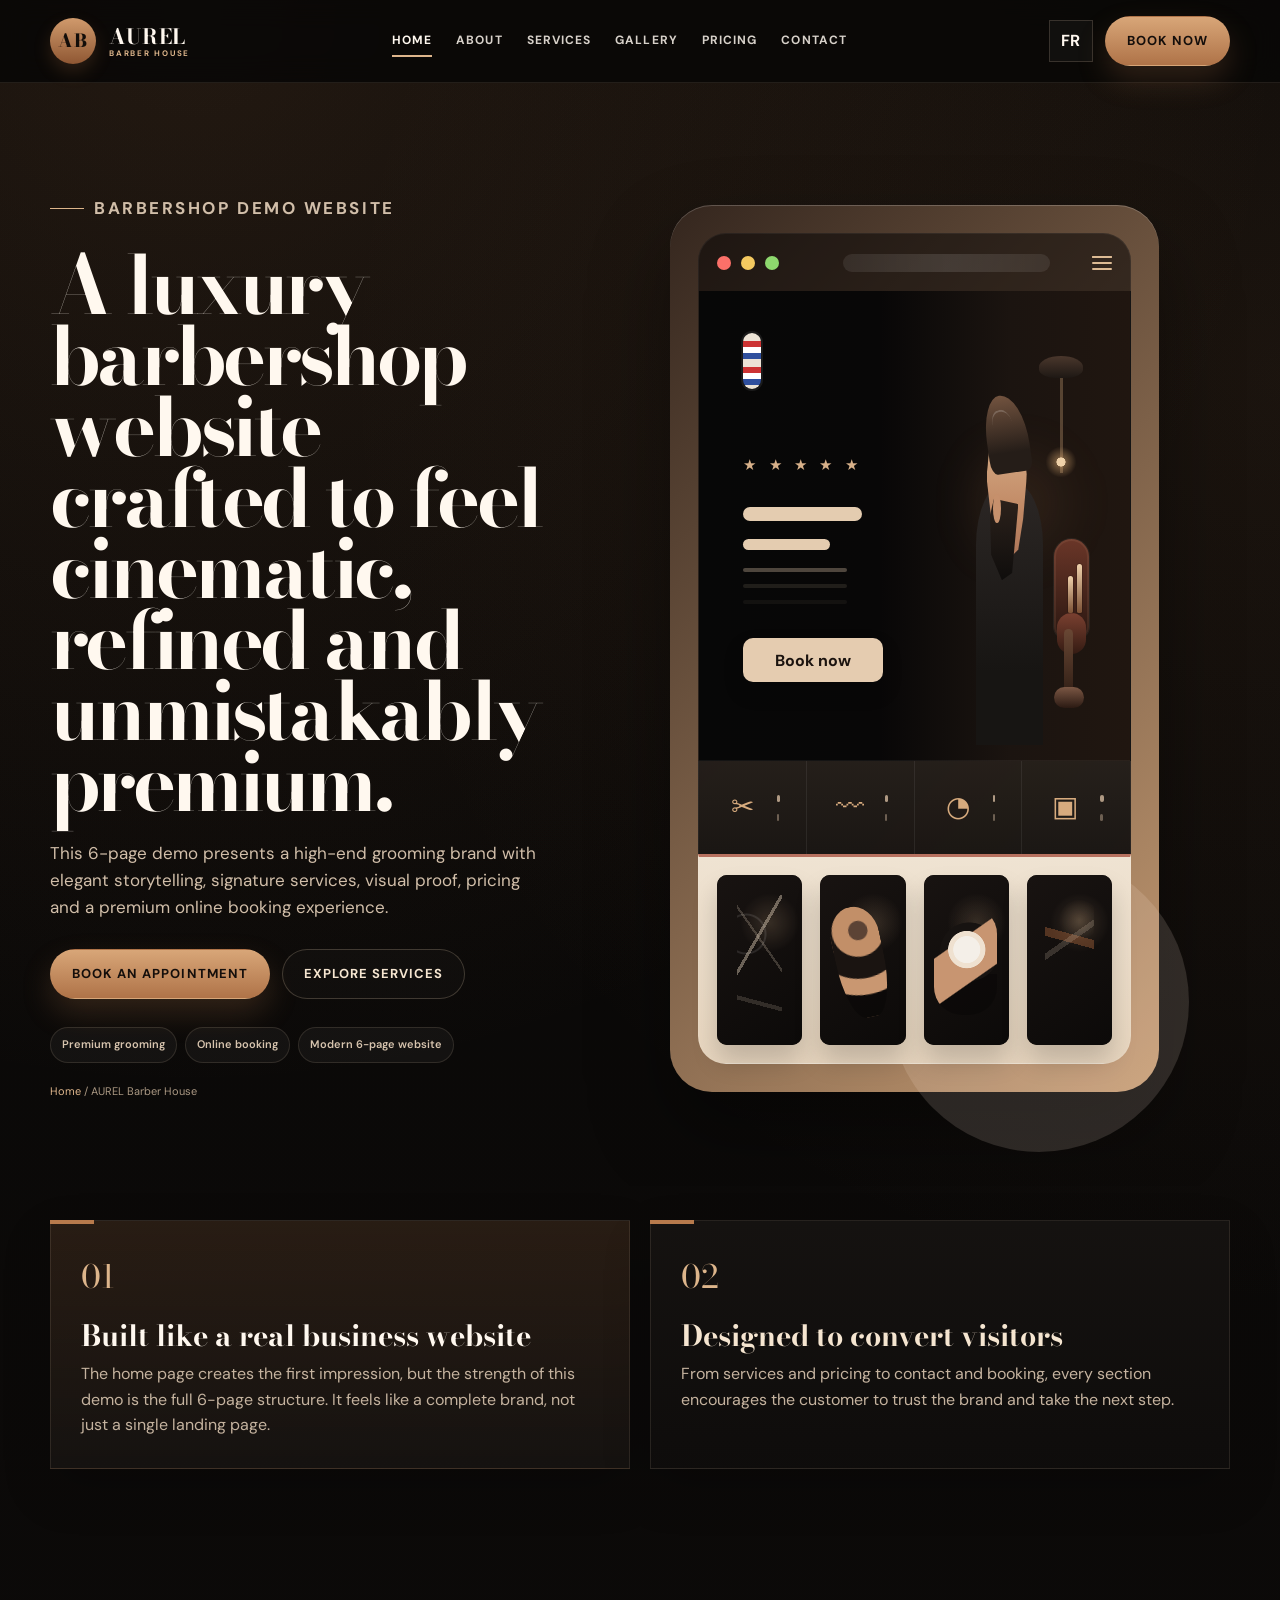
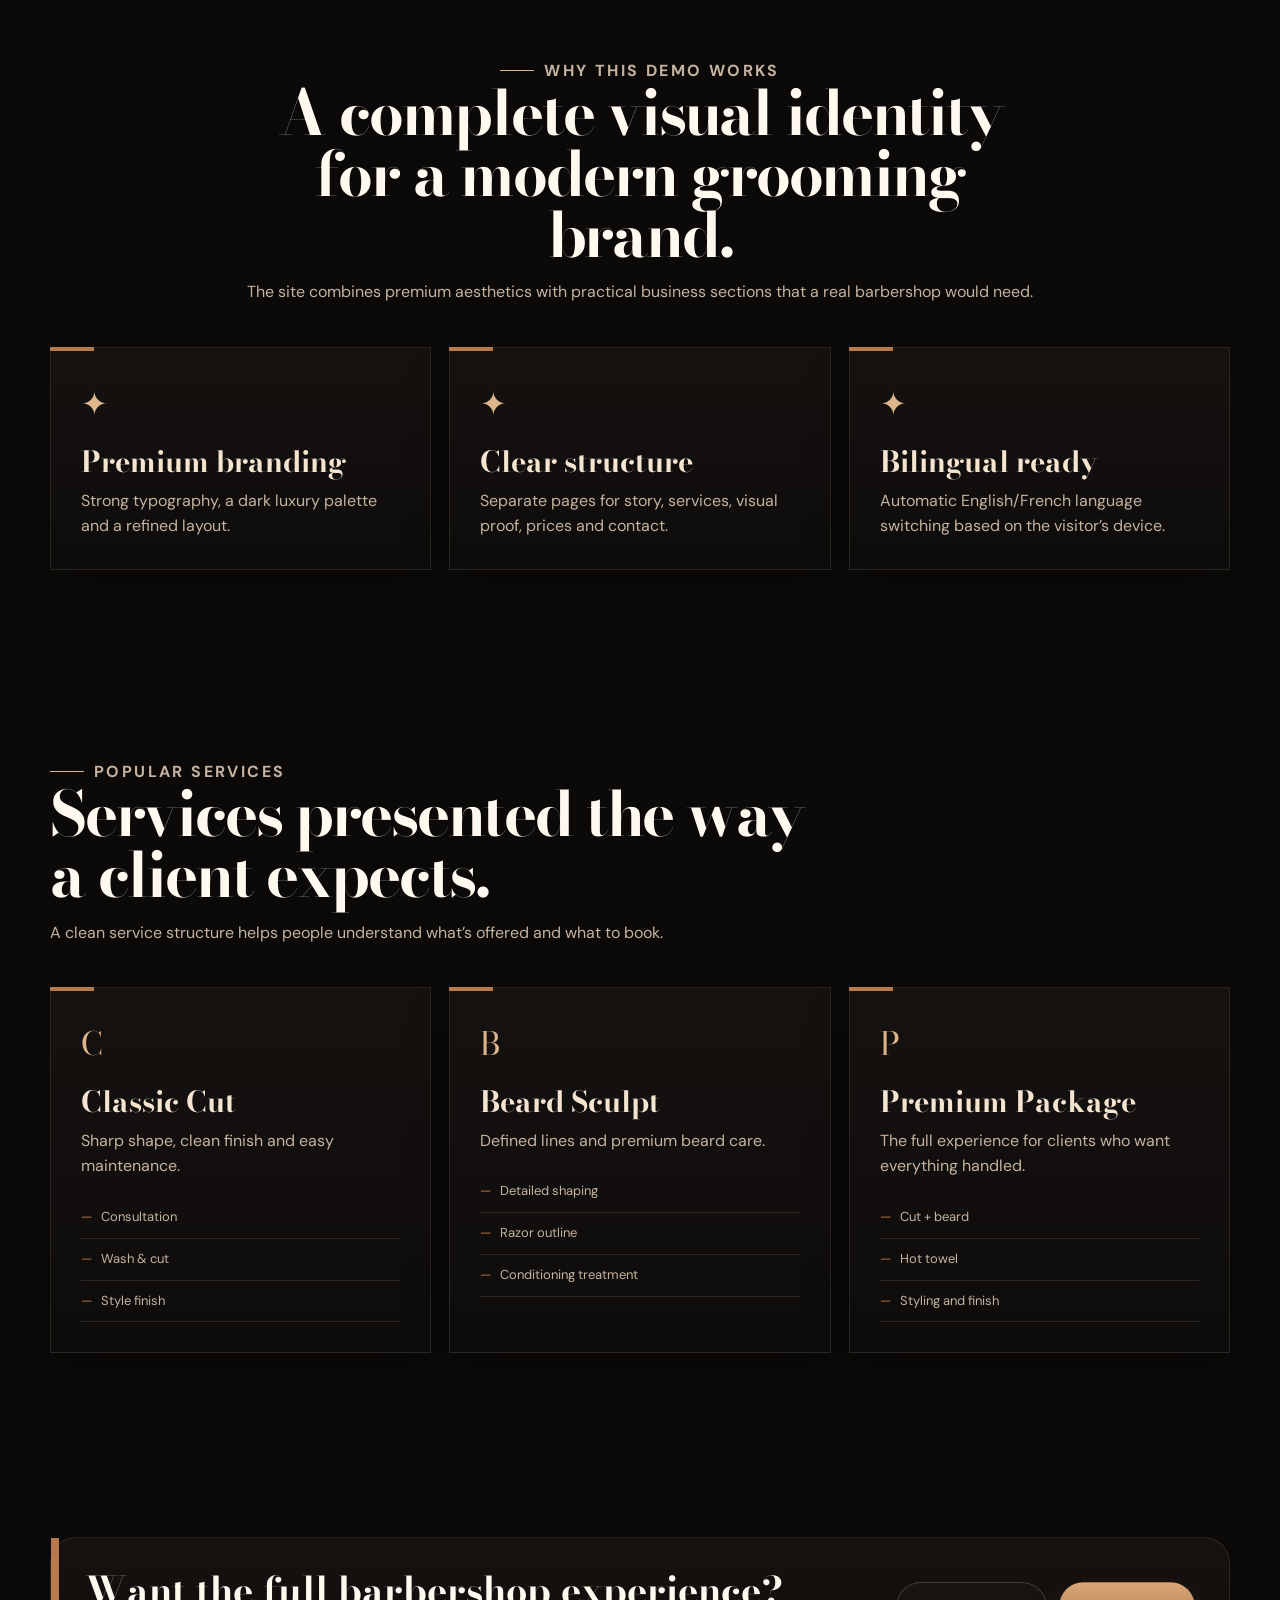
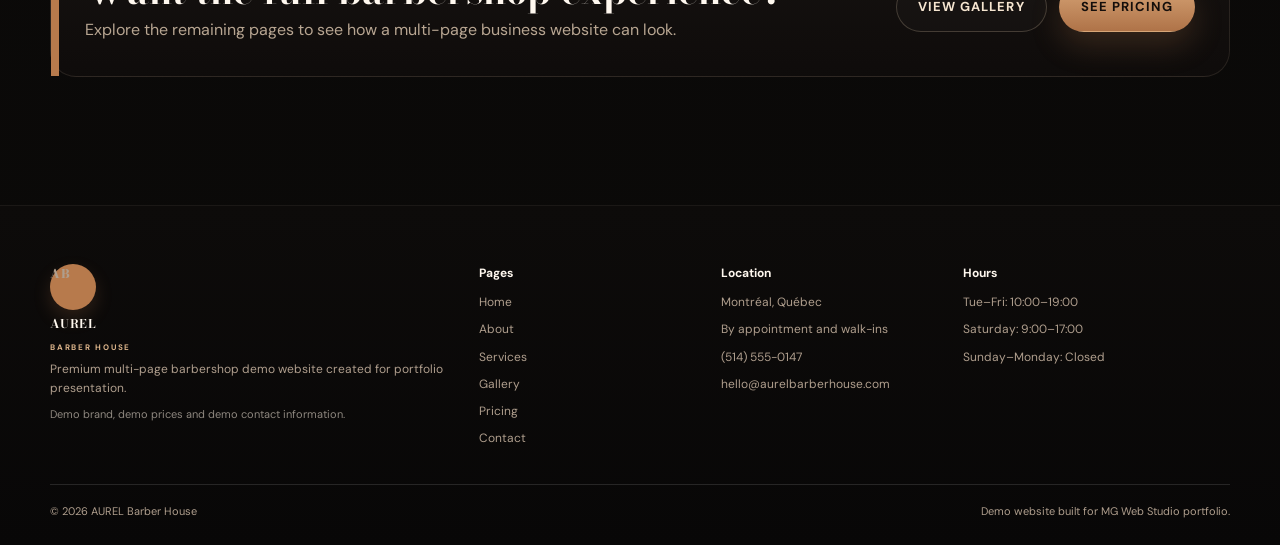
<file: index.html>
<!doctype html>
<html lang="en" data-title-en="AUREL Barber House | Home" data-title-fr="AUREL Barber House | Accueil">
<head>
  <meta charset="utf-8" />
  <meta name="viewport" content="width=device-width, initial-scale=1" />
  <meta name="description" content="Premium multi-page barbershop demo website for portfolio presentation." />
  <title>AUREL Barber House | Home</title>
  <link rel="stylesheet" href="styles.css" />
</head>
<body>
  
<header class="site-header">
  <div class="container nav-wrap">
    <a href="index.html" class="brand" aria-label="AUREL Barber House home">
      <span class="brand-mark">AB</span>
      <span class="brand-copy">
        <strong>AUREL</strong>
        <small data-en="BARBER HOUSE" data-fr="BARBER HOUSE">BARBER HOUSE</small>
      </span>
    </a>

    <button class="menu-btn" type="button" aria-label="Open menu" aria-expanded="false">
      <span></span><span></span><span></span>
    </button>

    <nav class="main-nav">
      <a href="index.html" class="active" data-en="Home" data-fr="Accueil">Home</a>
      <a href="about.html" class="" data-en="About" data-fr="À propos">About</a>
      <a href="services.html" class="" data-en="Services" data-fr="Services">Services</a>
      <a href="gallery.html" class="" data-en="Gallery" data-fr="Galerie">Gallery</a>
      <a href="pricing.html" class="" data-en="Pricing" data-fr="Tarifs">Pricing</a>
      <a href="contact.html" class="" data-en="Contact" data-fr="Contact">Contact</a>
    </nav>

    <div class="header-actions">
      <button class="lang-btn" type="button" aria-label="Switch language">FR</button>
      <a href="contact.html" class="btn btn-primary" data-en="Book now" data-fr="Réserver">Book now</a>
    </div>
  </div>
</header>


  <section class="page-hero">
    <div class="container">
      <div class="hero-grid">
        <div class="hero-copy reveal">
          <p class="eyebrow" data-en="Barbershop demo website" data-fr="Site démo pour barbershop">Barbershop demo website</p>
          <h1 data-en="A luxury barbershop website crafted to feel cinematic, refined and unmistakably premium." data-fr="Un site de barbershop premium conçu pour être net, moderne et complet.">A luxury barbershop website crafted to feel cinematic, refined and unmistakably premium.</h1>
          <p data-en="This 6-page demo presents a high-end grooming brand with elegant storytelling, signature services, visual proof, pricing and a premium online booking experience." data-fr="Cette démo en 6 pages montre comment une marque de barbershop peut présenter ses services, ses tarifs, sa galerie, son équipe et la prise de rendez-vous de manière soignée.">This 6-page demo presents a high-end grooming brand with elegant storytelling, signature services, visual proof, pricing and a premium online booking experience.</p>
          <div class="hero-actions">
            <a href="contact.html" class="btn btn-primary" data-en="Book an appointment" data-fr="Prendre rendez-vous">Book an appointment</a>
            <a href="services.html" class="btn btn-secondary" data-en="Explore services" data-fr="Voir les services">Explore services</a>
          </div>
          <div class="trust-strip">
            <span data-en="Premium grooming" data-fr="Soins premium">Premium grooming</span>
            <span data-en="Online booking" data-fr="Réservation en ligne">Online booking</span>
            <span data-en="Modern 6-page website" data-fr="Site moderne en 6 pages">Modern 6-page website</span>
          </div>
          <div class="breadcrumb"><a href="index.html" data-en="Home" data-fr="Accueil">Home</a> / <span>AUREL Barber House</span></div>
        </div>
        

<div class="hero-visual reveal">
  <div class="signature-browser">
    <div class="signature-browser-top">
      <div class="browser-dots"><i></i><i></i><i></i></div>
      <div class="browser-address"></div>
      <div class="browser-menu"></div>
    </div>
    <div class="signature-browser-hero">
      <div class="hero-copy-art">
        <div class="barber-pole-mini"></div>
        <div class="stars-row">★ ★ ★ ★ ★</div>
        <span class="hero-line xl"></span>
        <span class="hero-line md"></span>
        <span class="hero-line sm"></span>
        <a href="contact.html" class="hero-mock-btn" data-en="Book now" data-fr="Réserver">Book now</a>
      </div>
      <div class="hero-portrait-scene">
        <div class="portrait-glow"></div>
        <div class="portrait-body"></div>
        <div class="portrait-neck"></div>
        <div class="portrait-head"></div>
        <div class="portrait-hair"></div>
        <div class="portrait-beard"></div>
        <div class="portrait-ear"></div>
        <div class="portrait-chair chair-back"></div>
        <div class="portrait-chair chair-seat"></div>
        <div class="portrait-chair chair-leg"></div>
        <div class="portrait-chair chair-base"></div>
        <div class="portrait-lamp"></div>
        <div class="portrait-bottle bottle-a"></div>
        <div class="portrait-bottle bottle-b"></div>
      </div>
    </div>
    <div class="signature-browser-strip">
      <div class="service-mark"><span class="mark-icon">✂</span><span class="mark-lines"><i></i><i></i></span></div>
      <div class="service-mark"><span class="mark-icon">〰</span><span class="mark-lines"><i></i><i></i></span></div>
      <div class="service-mark"><span class="mark-icon">◔</span><span class="mark-lines"><i></i><i></i></span></div>
      <div class="service-mark"><span class="mark-icon">▣</span><span class="mark-lines"><i></i><i></i></span></div>
    </div>
    <div class="signature-browser-gallery">
      <div class="gallery-shot shot-tools"></div>
      <div class="gallery-shot shot-fade"></div>
      <div class="gallery-shot shot-shave"></div>
      <div class="gallery-shot shot-razor"></div>
    </div>
  </div>
</div>
      </div>
    </div>
  </section>

  
<section class="section page-intro">
  <div class="container">
    <div class="grid-2">
      <div class="card highlight-card reveal">
        <div class="icon">01</div>
        <h3 data-en="Built like a real business website" data-fr="Construit comme un vrai site d’entreprise">Built like a real business website</h3>
        <p data-en="The home page creates the first impression, but the strength of this demo is the full 6-page structure. It feels like a complete brand, not just a single landing page."
           data-fr="La page d’accueil crée la première impression, mais la force de cette démo vient surtout de sa structure complète en 6 pages. Elle ressemble à une vraie marque, pas seulement à une simple page d’atterrissage.">
          The home page creates the first impression, but the strength of this demo is the full 6-page structure. It feels like a complete brand, not just a single landing page.
        </p>
      </div>
      <div class="card reveal">
        <div class="icon">02</div>
        <h3 data-en="Designed to convert visitors" data-fr="Conçu pour convertir les visiteurs">Designed to convert visitors</h3>
        <p data-en="From services and pricing to contact and booking, every section encourages the customer to trust the brand and take the next step."
           data-fr="Des services et tarifs au contact et à la réservation, chaque section aide le client à faire confiance à la marque et à passer à l’action.">
          From services and pricing to contact and booking, every section encourages the customer to trust the brand and take the next step.
        </p>
      </div>
    </div>
  </div>
</section>

<section class="section">
  <div class="container">
    <div class="section-heading center reveal">
      <p class="eyebrow" data-en="Why this demo works" data-fr="Pourquoi cette démo fonctionne">Why this demo works</p>
      <h2 data-en="A complete visual identity for a modern grooming brand." data-fr="Une identité visuelle complète pour une marque de grooming moderne.">A complete visual identity for a modern grooming brand.</h2>
      <p data-en="The site combines premium aesthetics with practical business sections that a real barbershop would need."
         data-fr="Le site combine une esthétique premium avec les sections pratiques dont un vrai barbershop a besoin.">
         The site combines premium aesthetics with practical business sections that a real barbershop would need.
      </p>
    </div>
    <div class="feature-grid">
      <div class="card reveal">
        <div class="icon">✦</div>
        <h3 data-en="Premium branding" data-fr="Branding premium">Premium branding</h3>
        <p data-en="Strong typography, a dark luxury palette and a refined layout."
           data-fr="Typographie forte, palette luxueuse sombre et mise en page raffinée.">Strong typography, a dark luxury palette and a refined layout.</p>
      </div>
      <div class="card reveal">
        <div class="icon">✦</div>
        <h3 data-en="Clear structure" data-fr="Structure claire">Clear structure</h3>
        <p data-en="Separate pages for story, services, visual proof, prices and contact."
           data-fr="Des pages séparées pour l’histoire, les services, la preuve visuelle, les tarifs et le contact.">Separate pages for story, services, visual proof, prices and contact.</p>
      </div>
      <div class="card reveal">
        <div class="icon">✦</div>
        <h3 data-en="Bilingual ready" data-fr="Bilingue">Bilingual ready</h3>
        <p data-en="Automatic English/French language switching based on the visitor’s device."
           data-fr="Changement automatique anglais/français selon l’appareil du visiteur.">Automatic English/French language switching based on the visitor’s device.</p>
      </div>
    </div>
  </div>
</section>

<section class="section">
  <div class="container">
    <div class="section-heading reveal">
      <p class="eyebrow" data-en="Popular services" data-fr="Services populaires">Popular services</p>
      <h2 data-en="Services presented the way a client expects." data-fr="Des services présentés comme un client s’y attend.">Services presented the way a client expects.</h2>
      <p data-en="A clean service structure helps people understand what’s offered and what to book."
         data-fr="Une structure de services claire aide les clients à comprendre ce qui est offert et quoi réserver.">
         A clean service structure helps people understand what’s offered and what to book.
      </p>
    </div>
    <div class="service-grid">
      <div class="card service-card reveal">
        <div class="icon">C</div>
        <h3 data-en="Classic Cut" data-fr="Coupe classique">Classic Cut</h3>
        <p class="lead" data-en="Sharp shape, clean finish and easy maintenance." data-fr="Forme nette, finition propre et entretien facile.">Sharp shape, clean finish and easy maintenance.</p>
        <ul>
          <li data-en="Consultation" data-fr="Consultation">Consultation</li>
          <li data-en="Wash & cut" data-fr="Lavage et coupe">Wash & cut</li>
          <li data-en="Style finish" data-fr="Finition coiffage">Style finish</li>
        </ul>
      </div>
      <div class="card service-card reveal">
        <div class="icon">B</div>
        <h3 data-en="Beard Sculpt" data-fr="Sculpture de barbe">Beard Sculpt</h3>
        <p class="lead" data-en="Defined lines and premium beard care." data-fr="Lignes définies et soin de barbe premium.">Defined lines and premium beard care.</p>
        <ul>
          <li data-en="Detailed shaping" data-fr="Mise en forme détaillée">Detailed shaping</li>
          <li data-en="Razor outline" data-fr="Contour au rasoir">Razor outline</li>
          <li data-en="Conditioning treatment" data-fr="Traitement revitalisant">Conditioning treatment</li>
        </ul>
      </div>
      <div class="card service-card reveal">
        <div class="icon">P</div>
        <h3 data-en="Premium Package" data-fr="Forfait premium">Premium Package</h3>
        <p class="lead" data-en="The full experience for clients who want everything handled." data-fr="L’expérience complète pour les clients qui veulent tout inclure.">The full experience for clients who want everything handled.</p>
        <ul>
          <li data-en="Cut + beard" data-fr="Coupe + barbe">Cut + beard</li>
          <li data-en="Hot towel" data-fr="Serviette chaude">Hot towel</li>
          <li data-en="Styling and finish" data-fr="Coiffage et finition">Styling and finish</li>
        </ul>
      </div>
    </div>
  </div>
</section>

<section class="section">
  <div class="container">
    <div class="cta-band reveal">
      <div>
        <h3 data-en="Want the full barbershop experience?" data-fr="Envie de voir l’expérience complète du barbershop ?">Want the full barbershop experience?</h3>
        <p data-en="Explore the remaining pages to see how a multi-page business website can look." data-fr="Explorez les autres pages pour voir à quoi peut ressembler un site professionnel multi-pages.">Explore the remaining pages to see how a multi-page business website can look.</p>
      </div>
      <div style="display:flex;gap:12px;flex-wrap:wrap;">
        <a href="gallery.html" class="btn btn-secondary" data-en="View gallery" data-fr="Voir la galerie">View gallery</a>
        <a href="pricing.html" class="btn btn-primary" data-en="See pricing" data-fr="Voir les tarifs">See pricing</a>
      </div>
    </div>
  </div>
</section>


  
<footer class="site-footer">
  <div class="container footer-grid">
    <div>
      <a href="index.html" class="brand">
        <span class="brand-mark">AB</span>
        <span class="brand-copy">
          <strong>AUREL</strong>
          <small data-en="BARBER HOUSE" data-fr="BARBER HOUSE">BARBER HOUSE</small>
        </span>
      </a>
      <p data-en="Premium multi-page barbershop demo website created for portfolio presentation." data-fr="Site démo premium multi-pages pour barbershop, créé pour une présentation de portfolio.">Premium multi-page barbershop demo website created for portfolio presentation.</p>
      <p class="demo-note" data-en="Demo brand, demo prices and demo contact information." data-fr="Marque, tarifs et coordonnées fictifs pour cette démonstration.">Demo brand, demo prices and demo contact information.</p>
    </div>
    <div>
      <strong data-en="Pages" data-fr="Pages">Pages</strong>
      <a href="index.html" data-en="Home" data-fr="Accueil">Home</a>
      <a href="about.html" data-en="About" data-fr="À propos">About</a>
      <a href="services.html" data-en="Services" data-fr="Services">Services</a>
      <a href="gallery.html" data-en="Gallery" data-fr="Galerie">Gallery</a>
      <a href="pricing.html" data-en="Pricing" data-fr="Tarifs">Pricing</a>
      <a href="contact.html" data-en="Contact" data-fr="Contact">Contact</a>
    </div>
    <div>
      <strong data-en="Location" data-fr="Emplacement">Location</strong>
      <span data-en="Montréal, Québec" data-fr="Montréal, Québec">Montréal, Québec</span>
      <span data-en="By appointment and walk-ins" data-fr="Sur rendez-vous et sans rendez-vous">By appointment and walk-ins</span>
      <span>(514) 555-0147</span>
      <span>hello@aurelbarberhouse.com</span>
    </div>
    <div>
      <strong data-en="Hours" data-fr="Heures">Hours</strong>
      <span data-en="Tue–Fri: 10:00–19:00" data-fr="Mar–Ven : 10 h–19 h">Tue–Fri: 10:00–19:00</span>
      <span data-en="Saturday: 9:00–17:00" data-fr="Samedi : 9 h–17 h">Saturday: 9:00–17:00</span>
      <span data-en="Sunday–Monday: Closed" data-fr="Dimanche–Lundi : Fermé">Sunday–Monday: Closed</span>
    </div>
  </div>
  <div class="container footer-bottom">
    <span>© <span id="year"></span> AUREL Barber House</span>
    <span data-en="Demo website built for MG Web Studio portfolio." data-fr="Site démo créé pour le portfolio de MG Web Studio.">Demo website built for MG Web Studio portfolio.</span>
  </div>
</footer>

  <script src="script.js"></script>
</body>
</html>
</file>
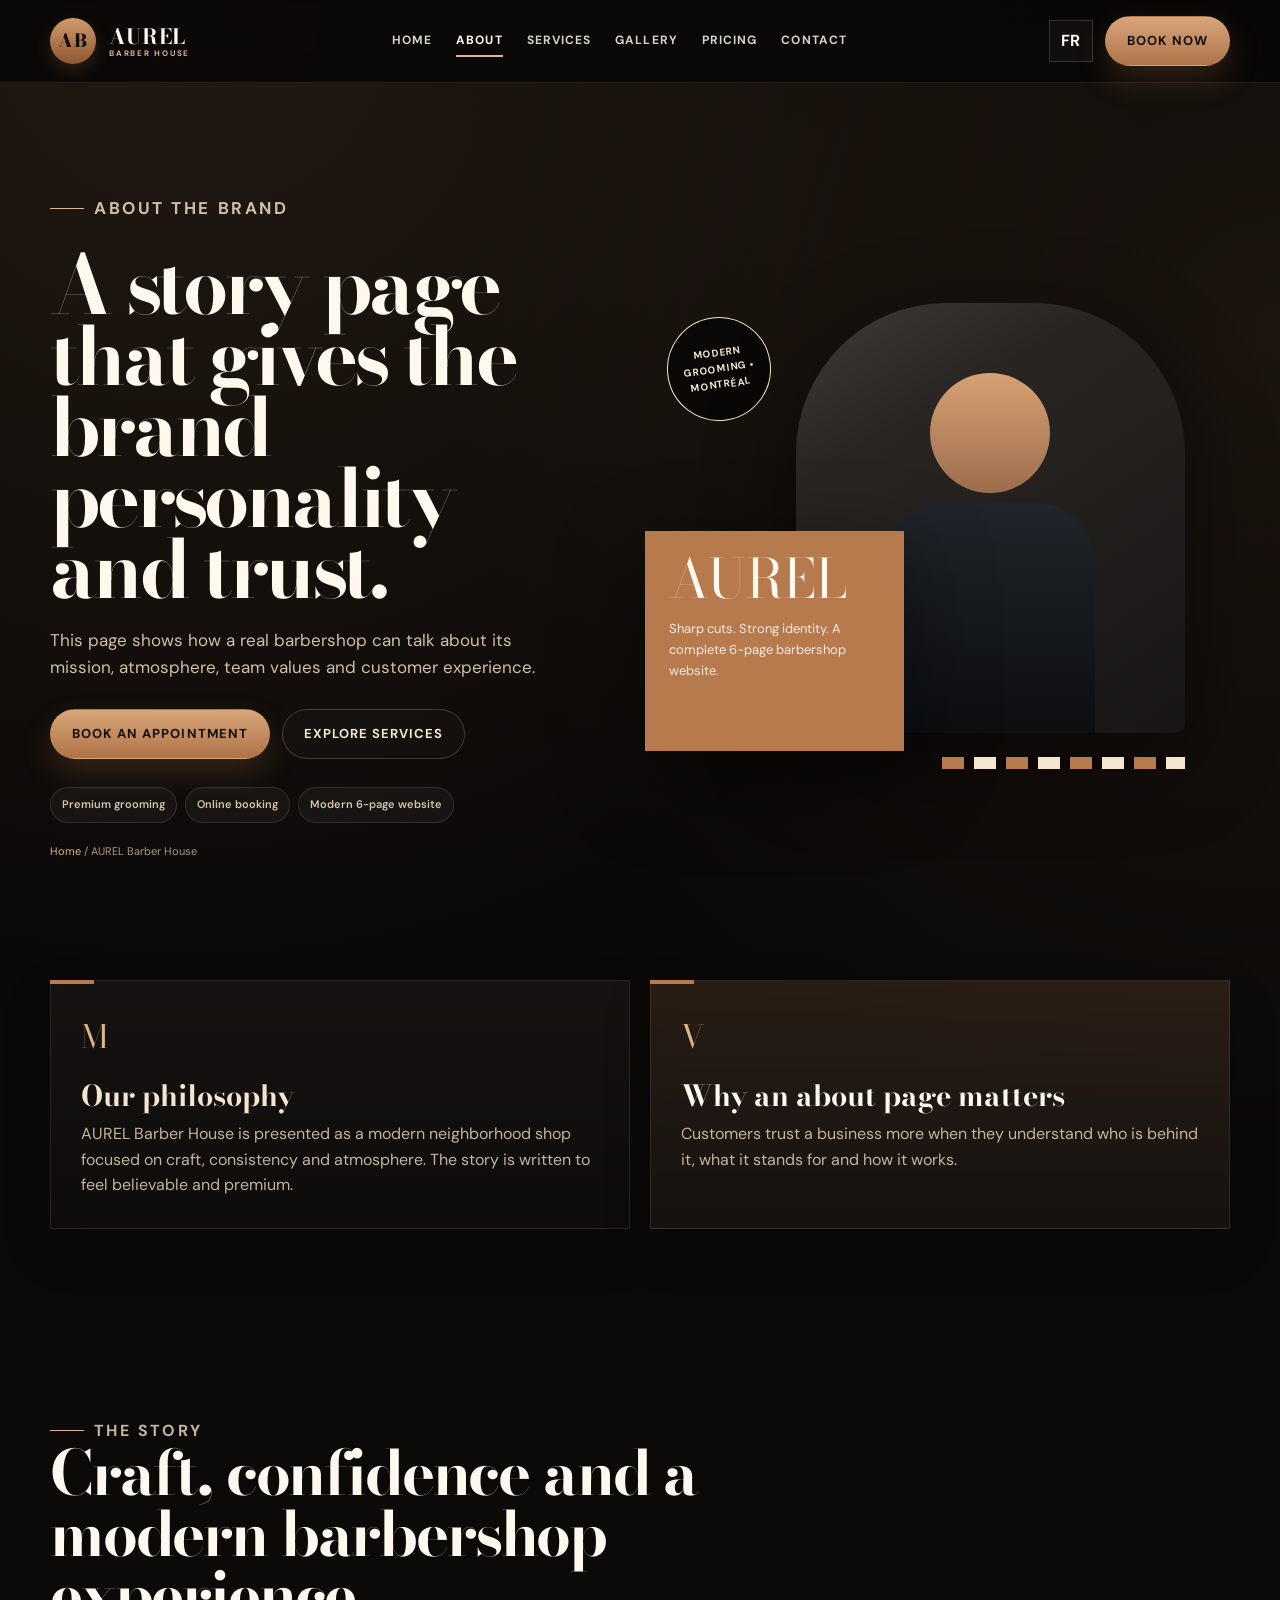
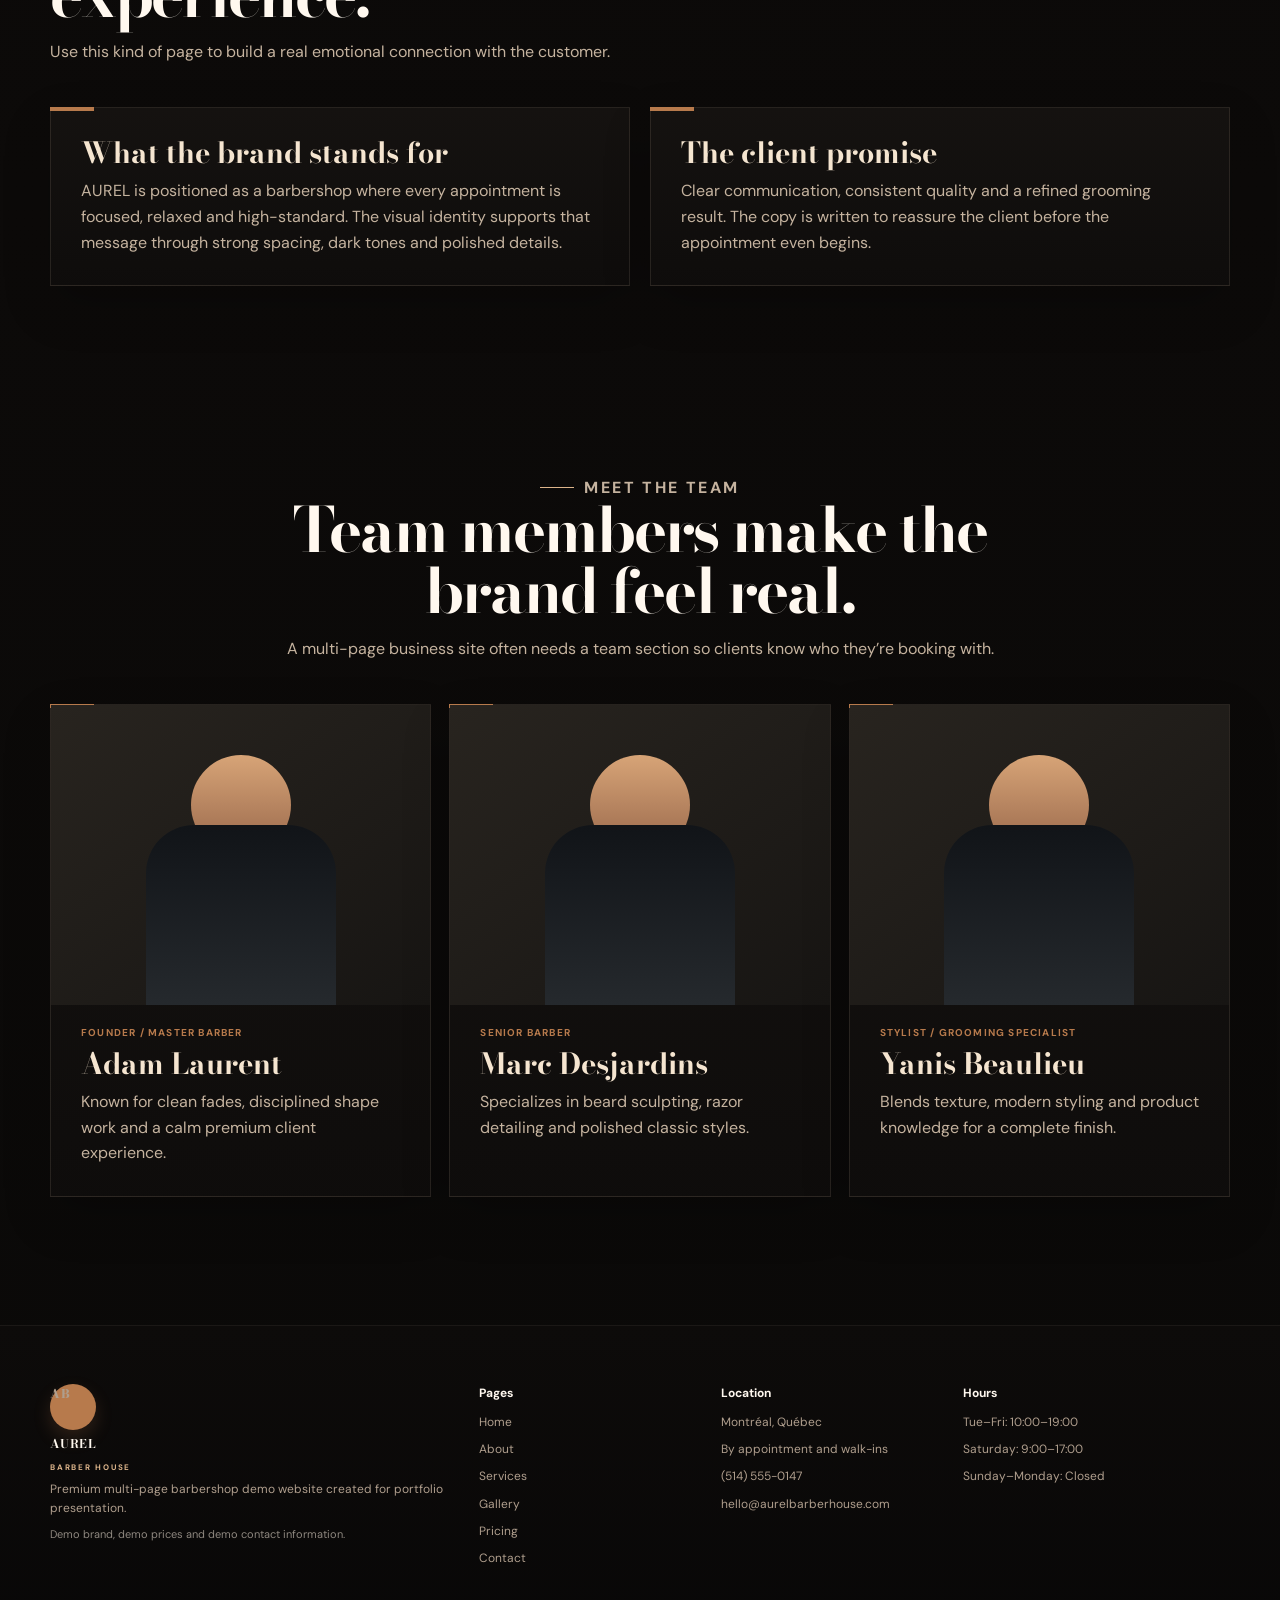
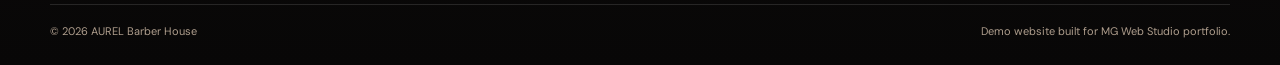
<file: about.html>
<!doctype html>
<html lang="en" data-title-en="AUREL Barber House | About" data-title-fr="AUREL Barber House | À propos">
<head>
  <meta charset="utf-8" />
  <meta name="viewport" content="width=device-width, initial-scale=1" />
  <meta name="description" content="Premium multi-page barbershop demo website for portfolio presentation." />
  <title>AUREL Barber House | About</title>
  <link rel="stylesheet" href="styles.css" />
</head>
<body>
  
<header class="site-header">
  <div class="container nav-wrap">
    <a href="index.html" class="brand" aria-label="AUREL Barber House home">
      <span class="brand-mark">AB</span>
      <span class="brand-copy">
        <strong>AUREL</strong>
        <small data-en="BARBER HOUSE" data-fr="BARBER HOUSE">BARBER HOUSE</small>
      </span>
    </a>

    <button class="menu-btn" type="button" aria-label="Open menu" aria-expanded="false">
      <span></span><span></span><span></span>
    </button>

    <nav class="main-nav">
      <a href="index.html" class="" data-en="Home" data-fr="Accueil">Home</a>
      <a href="about.html" class="active" data-en="About" data-fr="À propos">About</a>
      <a href="services.html" class="" data-en="Services" data-fr="Services">Services</a>
      <a href="gallery.html" class="" data-en="Gallery" data-fr="Galerie">Gallery</a>
      <a href="pricing.html" class="" data-en="Pricing" data-fr="Tarifs">Pricing</a>
      <a href="contact.html" class="" data-en="Contact" data-fr="Contact">Contact</a>
    </nav>

    <div class="header-actions">
      <button class="lang-btn" type="button" aria-label="Switch language">FR</button>
      <a href="contact.html" class="btn btn-primary" data-en="Book now" data-fr="Réserver">Book now</a>
    </div>
  </div>
</header>


  <section class="page-hero">
    <div class="container">
      <div class="hero-grid">
        <div class="hero-copy reveal">
          <p class="eyebrow" data-en="About the brand" data-fr="À propos de la marque">About the brand</p>
          <h1 data-en="A story page that gives the brand personality and trust." data-fr="Une page d’histoire qui donne de la personnalité et de la confiance à la marque.">A story page that gives the brand personality and trust.</h1>
          <p data-en="This page shows how a real barbershop can talk about its mission, atmosphere, team values and customer experience." data-fr="Cette page montre comment un vrai barbershop peut parler de sa mission, de son ambiance, des valeurs de son équipe et de l’expérience client.">This page shows how a real barbershop can talk about its mission, atmosphere, team values and customer experience.</p>
          <div class="hero-actions">
            <a href="contact.html" class="btn btn-primary" data-en="Book an appointment" data-fr="Prendre rendez-vous">Book an appointment</a>
            <a href="services.html" class="btn btn-secondary" data-en="Explore services" data-fr="Voir les services">Explore services</a>
          </div>
          <div class="trust-strip">
            <span data-en="Premium grooming" data-fr="Soins premium">Premium grooming</span>
            <span data-en="Online booking" data-fr="Réservation en ligne">Online booking</span>
            <span data-en="Modern 6-page website" data-fr="Site moderne en 6 pages">Modern 6-page website</span>
          </div>
          <div class="breadcrumb"><a href="index.html" data-en="Home" data-fr="Accueil">Home</a> / <span>AUREL Barber House</span></div>
        </div>
        

<div class="hero-visual reveal">
  <div class="editorial-hero">
    <div class="editorial-stamp" data-en="Modern grooming • Montréal" data-fr="Grooming moderne • Montréal">Modern grooming • Montréal</div>
    <div class="editorial-photo"></div>
    <div class="editorial-panel">
      <span class="big">AUREL</span>
      <p data-en="Sharp cuts. Strong identity. A complete 6-page barbershop website."
         data-fr="Coupes nettes. Identité forte. Un site de barbershop complet en 6 pages.">
         Sharp cuts. Strong identity. A complete 6-page barbershop website.
      </p>
    </div>
    <div class="editorial-line"></div>
  </div>
</div>
      </div>
    </div>
  </section>

  
<section class="section page-intro">
  <div class="container">
    <div class="grid-2">
      <div class="card reveal">
        <div class="icon">M</div>
        <h3 data-en="Our philosophy" data-fr="Notre philosophie">Our philosophy</h3>
        <p data-en="AUREL Barber House is presented as a modern neighborhood shop focused on craft, consistency and atmosphere. The story is written to feel believable and premium."
           data-fr="AUREL Barber House est présenté comme un salon de quartier moderne axé sur le savoir-faire, la constance et l’ambiance. L’histoire est écrite pour paraître crédible et premium.">
           AUREL Barber House is presented as a modern neighborhood shop focused on craft, consistency and atmosphere. The story is written to feel believable and premium.
        </p>
      </div>
      <div class="card highlight-card reveal">
        <div class="icon">V</div>
        <h3 data-en="Why an about page matters" data-fr="Pourquoi la page À propos est importante">Why an about page matters</h3>
        <p data-en="Customers trust a business more when they understand who is behind it, what it stands for and how it works."
           data-fr="Les clients font davantage confiance à une entreprise lorsqu’ils comprennent qui est derrière, ce qu’elle défend et comment elle fonctionne.">
           Customers trust a business more when they understand who is behind it, what it stands for and how it works.
        </p>
      </div>
    </div>
  </div>
</section>

<section class="section">
  <div class="container">
    <div class="section-heading reveal">
      <p class="eyebrow" data-en="The story" data-fr="L’histoire">The story</p>
      <h2 data-en="Craft, confidence and a modern barbershop experience." data-fr="Savoir-faire, confiance et expérience de barbershop moderne.">Craft, confidence and a modern barbershop experience.</h2>
      <p data-en="Use this kind of page to build a real emotional connection with the customer."
         data-fr="Utilisez ce type de page pour créer une vraie connexion émotionnelle avec le client.">
         Use this kind of page to build a real emotional connection with the customer.
      </p>
    </div>
    <div class="grid-2">
      <div class="card reveal">
        <h3 data-en="What the brand stands for" data-fr="Ce que représente la marque">What the brand stands for</h3>
        <p data-en="AUREL is positioned as a barbershop where every appointment is focused, relaxed and high-standard. The visual identity supports that message through strong spacing, dark tones and polished details."
           data-fr="AUREL est positionné comme un barbershop où chaque rendez-vous est concentré, détendu et haut de gamme. L’identité visuelle soutient ce message grâce à des espacements soignés, des tons sombres et des détails raffinés.">
           AUREL is positioned as a barbershop where every appointment is focused, relaxed and high-standard. The visual identity supports that message through strong spacing, dark tones and polished details.
        </p>
      </div>
      <div class="card reveal">
        <h3 data-en="The client promise" data-fr="La promesse client">The client promise</h3>
        <p data-en="Clear communication, consistent quality and a refined grooming result. The copy is written to reassure the client before the appointment even begins."
           data-fr="Communication claire, qualité constante et résultat soigné. Le texte est rédigé pour rassurer le client avant même que le rendez-vous commence.">
           Clear communication, consistent quality and a refined grooming result. The copy is written to reassure the client before the appointment even begins.
        </p>
      </div>
    </div>
  </div>
</section>

<section class="section">
  <div class="container">
    <div class="section-heading center reveal">
      <p class="eyebrow" data-en="Meet the team" data-fr="Rencontrez l’équipe">Meet the team</p>
      <h2 data-en="Team members make the brand feel real." data-fr="Les membres de l’équipe rendent la marque plus réelle.">Team members make the brand feel real.</h2>
      <p data-en="A multi-page business site often needs a team section so clients know who they’re booking with."
         data-fr="Un site d’entreprise multi-pages a souvent besoin d’une section équipe afin que les clients sachent avec qui ils réservent.">
         A multi-page business site often needs a team section so clients know who they’re booking with.
      </p>
    </div>
    <div class="team-grid">
      <div class="card team-card reveal">
        <div class="portrait"></div>
        <span class="member-role" data-en="Founder / Master Barber" data-fr="Fondateur / Barbier maître">Founder / Master Barber</span>
        <h3>Adam Laurent</h3>
        <p data-en="Known for clean fades, disciplined shape work and a calm premium client experience."
           data-fr="Connu pour ses dégradés nets, son travail de forme rigoureux et une expérience client premium et calme.">Known for clean fades, disciplined shape work and a calm premium client experience.</p>
      </div>
      <div class="card team-card reveal">
        <div class="portrait"></div>
        <span class="member-role" data-en="Senior Barber" data-fr="Barbier senior">Senior Barber</span>
        <h3>Marc Desjardins</h3>
        <p data-en="Specializes in beard sculpting, razor detailing and polished classic styles."
           data-fr="Spécialisé dans la sculpture de barbe, le détail au rasoir et les styles classiques soignés.">Specializes in beard sculpting, razor detailing and polished classic styles.</p>
      </div>
      <div class="card team-card reveal">
        <div class="portrait"></div>
        <span class="member-role" data-en="Stylist / Grooming Specialist" data-fr="Styliste / Spécialiste grooming">Stylist / Grooming Specialist</span>
        <h3>Yanis Beaulieu</h3>
        <p data-en="Blends texture, modern styling and product knowledge for a complete finish."
           data-fr="Associe texture, styling moderne et connaissance des produits pour une finition complète.">Blends texture, modern styling and product knowledge for a complete finish.</p>
      </div>
    </div>
  </div>
</section>


  
<footer class="site-footer">
  <div class="container footer-grid">
    <div>
      <a href="index.html" class="brand">
        <span class="brand-mark">AB</span>
        <span class="brand-copy">
          <strong>AUREL</strong>
          <small data-en="BARBER HOUSE" data-fr="BARBER HOUSE">BARBER HOUSE</small>
        </span>
      </a>
      <p data-en="Premium multi-page barbershop demo website created for portfolio presentation." data-fr="Site démo premium multi-pages pour barbershop, créé pour une présentation de portfolio.">Premium multi-page barbershop demo website created for portfolio presentation.</p>
      <p class="demo-note" data-en="Demo brand, demo prices and demo contact information." data-fr="Marque, tarifs et coordonnées fictifs pour cette démonstration.">Demo brand, demo prices and demo contact information.</p>
    </div>
    <div>
      <strong data-en="Pages" data-fr="Pages">Pages</strong>
      <a href="index.html" data-en="Home" data-fr="Accueil">Home</a>
      <a href="about.html" data-en="About" data-fr="À propos">About</a>
      <a href="services.html" data-en="Services" data-fr="Services">Services</a>
      <a href="gallery.html" data-en="Gallery" data-fr="Galerie">Gallery</a>
      <a href="pricing.html" data-en="Pricing" data-fr="Tarifs">Pricing</a>
      <a href="contact.html" data-en="Contact" data-fr="Contact">Contact</a>
    </div>
    <div>
      <strong data-en="Location" data-fr="Emplacement">Location</strong>
      <span data-en="Montréal, Québec" data-fr="Montréal, Québec">Montréal, Québec</span>
      <span data-en="By appointment and walk-ins" data-fr="Sur rendez-vous et sans rendez-vous">By appointment and walk-ins</span>
      <span>(514) 555-0147</span>
      <span>hello@aurelbarberhouse.com</span>
    </div>
    <div>
      <strong data-en="Hours" data-fr="Heures">Hours</strong>
      <span data-en="Tue–Fri: 10:00–19:00" data-fr="Mar–Ven : 10 h–19 h">Tue–Fri: 10:00–19:00</span>
      <span data-en="Saturday: 9:00–17:00" data-fr="Samedi : 9 h–17 h">Saturday: 9:00–17:00</span>
      <span data-en="Sunday–Monday: Closed" data-fr="Dimanche–Lundi : Fermé">Sunday–Monday: Closed</span>
    </div>
  </div>
  <div class="container footer-bottom">
    <span>© <span id="year"></span> AUREL Barber House</span>
    <span data-en="Demo website built for MG Web Studio portfolio." data-fr="Site démo créé pour le portfolio de MG Web Studio.">Demo website built for MG Web Studio portfolio.</span>
  </div>
</footer>

  <script src="script.js"></script>
</body>
</html>
</file>
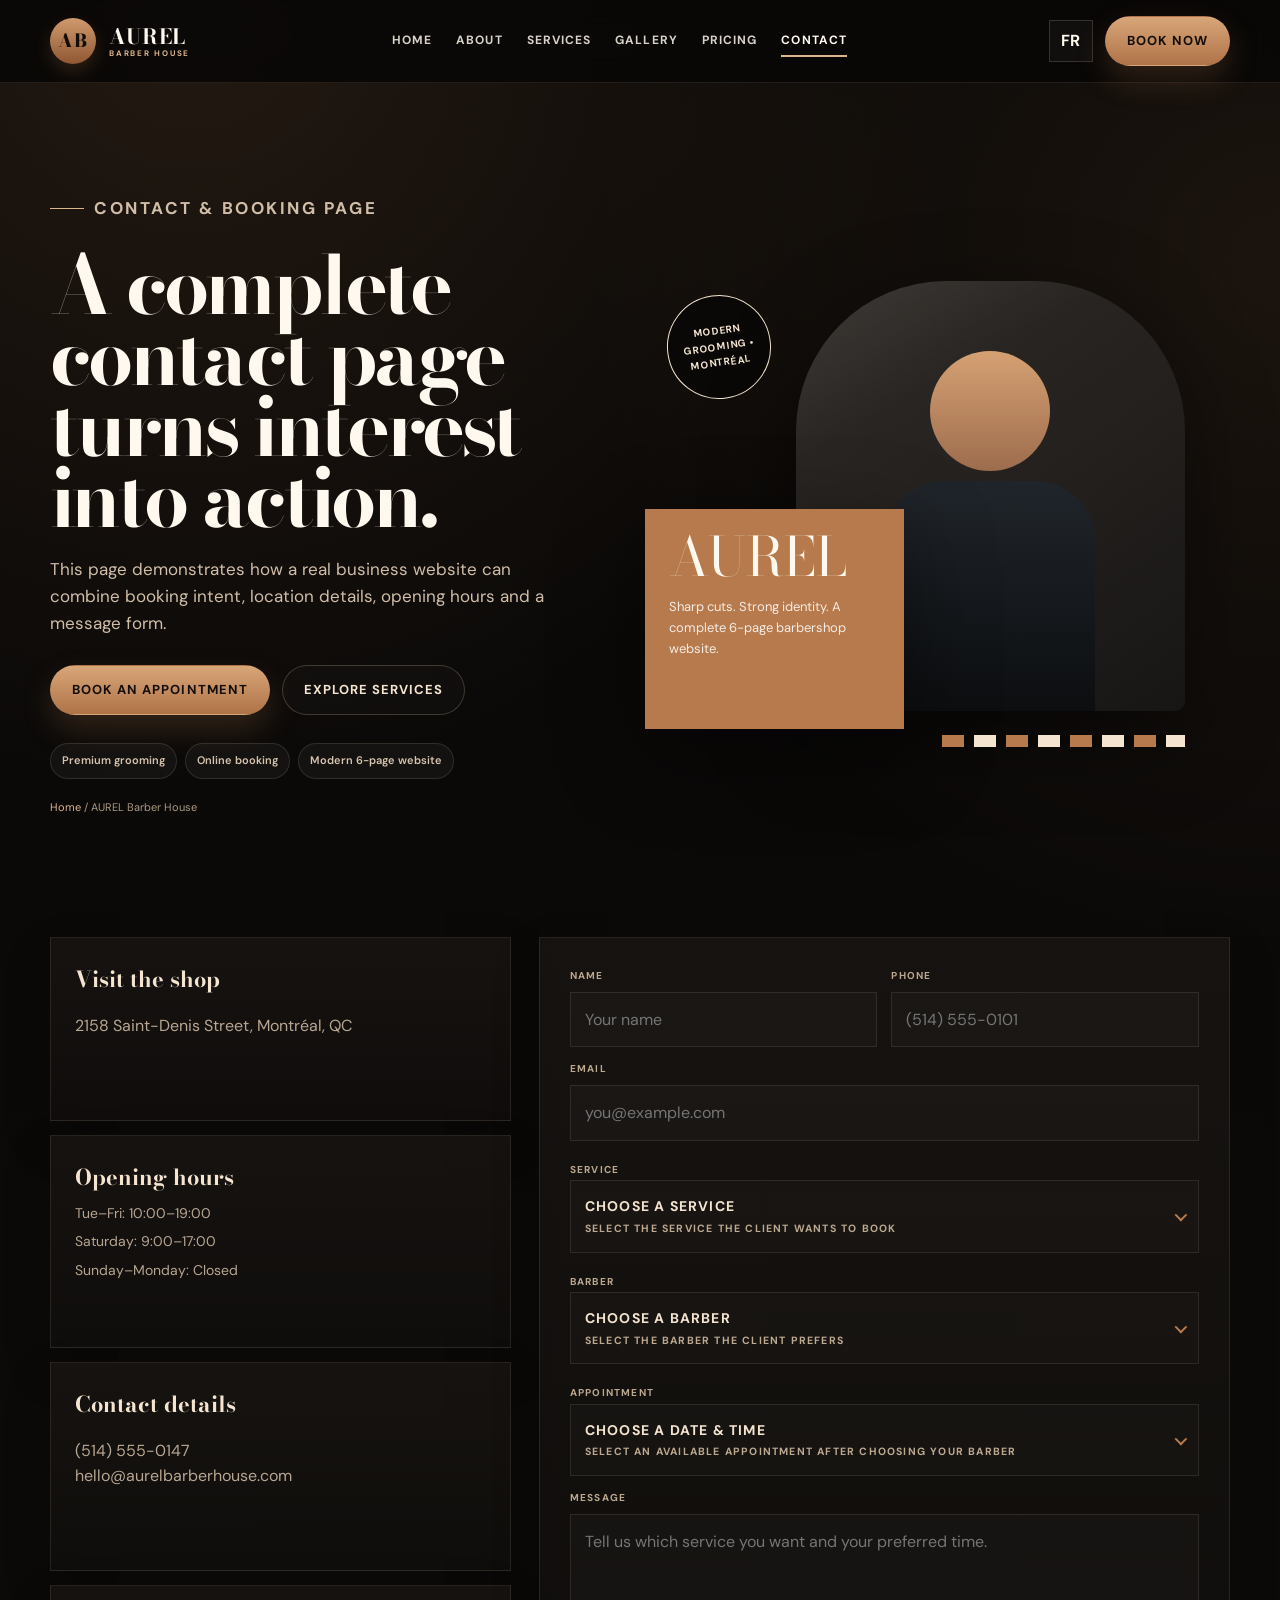
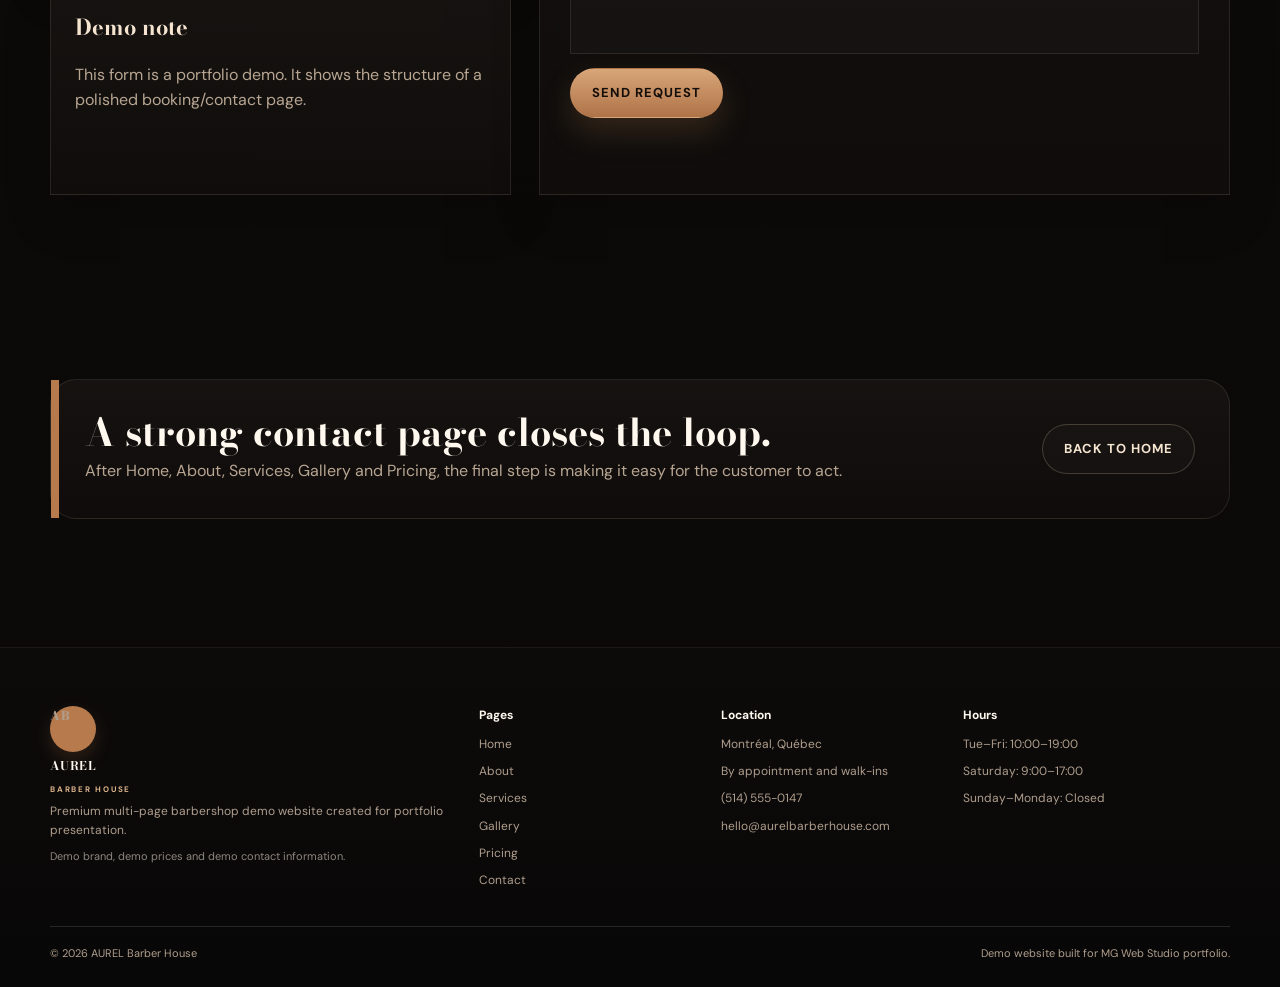
<file: contact.html>
<!doctype html>
<html lang="en" data-title-en="AUREL Barber House | Contact" data-title-fr="AUREL Barber House | Contact">
<head>
  <meta charset="utf-8" />
  <meta name="viewport" content="width=device-width, initial-scale=1" />
  <meta name="description" content="Premium multi-page barbershop demo website for portfolio presentation." />
  <title>AUREL Barber House | Contact</title>
  <link rel="stylesheet" href="styles.css" />
</head>
<body>
  
<header class="site-header">
  <div class="container nav-wrap">
    <a href="index.html" class="brand" aria-label="AUREL Barber House home">
      <span class="brand-mark">AB</span>
      <span class="brand-copy">
        <strong>AUREL</strong>
        <small data-en="BARBER HOUSE" data-fr="BARBER HOUSE">BARBER HOUSE</small>
      </span>
    </a>

    <button class="menu-btn" type="button" aria-label="Open menu" aria-expanded="false">
      <span></span><span></span><span></span>
    </button>

    <nav class="main-nav">
      <a href="index.html" class="" data-en="Home" data-fr="Accueil">Home</a>
      <a href="about.html" class="" data-en="About" data-fr="À propos">About</a>
      <a href="services.html" class="" data-en="Services" data-fr="Services">Services</a>
      <a href="gallery.html" class="" data-en="Gallery" data-fr="Galerie">Gallery</a>
      <a href="pricing.html" class="" data-en="Pricing" data-fr="Tarifs">Pricing</a>
      <a href="contact.html" class="active" data-en="Contact" data-fr="Contact">Contact</a>
    </nav>

    <div class="header-actions">
      <button class="lang-btn" type="button" aria-label="Switch language">FR</button>
      <a href="contact.html" class="btn btn-primary" data-en="Book now" data-fr="Réserver">Book now</a>
    </div>
  </div>
</header>


  <section class="page-hero">
    <div class="container">
      <div class="hero-grid">
        <div class="hero-copy reveal">
          <p class="eyebrow" data-en="Contact & booking page" data-fr="Page contact et réservation">Contact & booking page</p>
          <h1 data-en="A complete contact page turns interest into action." data-fr="Une page contact complète transforme l’intérêt en action.">A complete contact page turns interest into action.</h1>
          <p data-en="This page demonstrates how a real business website can combine booking intent, location details, opening hours and a message form." data-fr="Cette page montre comment un vrai site d’entreprise peut combiner intention de réservation, coordonnées, horaires et formulaire de message.">This page demonstrates how a real business website can combine booking intent, location details, opening hours and a message form.</p>
          <div class="hero-actions">
            <a href="contact.html" class="btn btn-primary" data-en="Book an appointment" data-fr="Prendre rendez-vous">Book an appointment</a>
            <a href="services.html" class="btn btn-secondary" data-en="Explore services" data-fr="Voir les services">Explore services</a>
          </div>
          <div class="trust-strip">
            <span data-en="Premium grooming" data-fr="Soins premium">Premium grooming</span>
            <span data-en="Online booking" data-fr="Réservation en ligne">Online booking</span>
            <span data-en="Modern 6-page website" data-fr="Site moderne en 6 pages">Modern 6-page website</span>
          </div>
          <div class="breadcrumb"><a href="index.html" data-en="Home" data-fr="Accueil">Home</a> / <span>AUREL Barber House</span></div>
        </div>
        

<div class="hero-visual reveal">
  <div class="editorial-hero">
    <div class="editorial-stamp" data-en="Modern grooming • Montréal" data-fr="Grooming moderne • Montréal">Modern grooming • Montréal</div>
    <div class="editorial-photo"></div>
    <div class="editorial-panel">
      <span class="big">AUREL</span>
      <p data-en="Sharp cuts. Strong identity. A complete 6-page barbershop website."
         data-fr="Coupes nettes. Identité forte. Un site de barbershop complet en 6 pages.">
         Sharp cuts. Strong identity. A complete 6-page barbershop website.
      </p>
    </div>
    <div class="editorial-line"></div>
  </div>
</div>
      </div>
    </div>
  </section>

  
<section class="section page-intro">
  <div class="container">
    <div class="contact-grid">
      <div class="info-stack">
        <div class="info-box reveal">
          <strong data-en="Visit the shop" data-fr="Visiter le salon">Visit the shop</strong>
          <p data-en="2158 Saint-Denis Street, Montréal, QC" data-fr="2158 rue Saint-Denis, Montréal, QC">2158 Saint-Denis Street, Montréal, QC</p>
        </div>
        <div class="info-box reveal">
          <strong data-en="Opening hours" data-fr="Heures d’ouverture">Opening hours</strong>
          <div class="hours-list">
            <span data-en="Tue–Fri: 10:00–19:00" data-fr="Mar–Ven : 10 h–19 h">Tue–Fri: 10:00–19:00</span>
            <span data-en="Saturday: 9:00–17:00" data-fr="Samedi : 9 h–17 h">Saturday: 9:00–17:00</span>
            <span data-en="Sunday–Monday: Closed" data-fr="Dimanche–Lundi : Fermé">Sunday–Monday: Closed</span>
          </div>
        </div>
        <div class="info-box reveal">
          <strong data-en="Contact details" data-fr="Coordonnées">Contact details</strong>
          <p><a href="tel:+15145550147">(514) 555-0147</a><br><a href="mailto:hello@aurelbarberhouse.com">hello@aurelbarberhouse.com</a></p>
        </div>
        <div class="info-box reveal">
          <strong data-en="Demo note" data-fr="Note démo">Demo note</strong>
          <p data-en="This form is a portfolio demo. It shows the structure of a polished booking/contact page." data-fr="Ce formulaire est une démo de portfolio. Il montre la structure d’une page de contact/réservation soignée.">This form is a portfolio demo. It shows the structure of a polished booking/contact page.</p>
        </div>
      </div>

      <form class="contact-form reveal" id="contact-form">
        <div class="form-row">
          <label>
            <span data-en="Name" data-fr="Nom">Name</span>
            <input type="text" name="name" required placeholder="Your name" />
          </label>
          <label>
            <span data-en="Phone" data-fr="Téléphone">Phone</span>
            <input type="tel" name="phone" required placeholder="(514) 555-0101" />
          </label>
        </div>
        <label>
          <span data-en="Email" data-fr="Courriel">Email</span>
          <input type="email" name="email" required placeholder="you@example.com" />
        </label>
        <div class="custom-select-field">
          <span class="select-label" data-en="Service" data-fr="Service">Service</span>
          <input type="hidden" name="service" id="service-value" />

          <button class="custom-select-btn" id="service-trigger" type="button" aria-haspopup="listbox" aria-expanded="false">
            <span>
              <strong id="service-selected-title" data-en="Choose a service" data-fr="Choisir un service">Choose a service</strong>
              <small id="service-selected-sub" data-en="Select the service the client wants to book" data-fr="Choisissez le service que le client veut réserver">Select the service the client wants to book</small>
            </span>
            <i class="select-chevron" aria-hidden="true"></i>
          </button>

          <div class="custom-menu" id="service-menu" role="listbox" aria-label="Service options">
            <button class="custom-option" type="button" role="option"
                    data-select="service"
                    data-value="Classic Cut"
                    data-title-en="Classic Cut"
                    data-title-fr="Coupe classique"
                    data-sub-en="$35 • Clean everyday haircut with style finish."
                    data-sub-fr="35 $ • Coupe soignée de tous les jours avec finition coiffage.">
              <span class="option-copy">
                <strong data-en="Classic Cut" data-fr="Coupe classique">Classic Cut</strong>
                <small data-en="Clean everyday haircut with style finish." data-fr="Coupe soignée de tous les jours avec finition coiffage.">Clean everyday haircut with style finish.</small>
              </span>
              <span class="option-meta">$35</span>
            </button>

            <button class="custom-option" type="button" role="option"
                    data-select="service"
                    data-value="Beard Sculpt"
                    data-title-en="Beard Sculpt"
                    data-title-fr="Sculpture de barbe"
                    data-sub-en="$25 • Detailed shaping and razor-clean lines."
                    data-sub-fr="25 $ • Mise en forme détaillée et contours nets au rasoir.">
              <span class="option-copy">
                <strong data-en="Beard Sculpt" data-fr="Sculpture de barbe">Beard Sculpt</strong>
                <small data-en="Detailed shaping and razor-clean lines." data-fr="Mise en forme détaillée et contours nets au rasoir.">Detailed shaping and razor-clean lines.</small>
              </span>
              <span class="option-meta">$25</span>
            </button>

            <button class="custom-option featured-option" type="button" role="option"
                    data-select="service"
                    data-value="Signature Package"
                    data-title-en="Signature Package"
                    data-title-fr="Forfait Signature"
                    data-sub-en="$55 • Cut, beard sculpt and hot towel finish."
                    data-sub-fr="55 $ • Coupe, barbe et finition serviette chaude.">
              <span class="option-copy">
                <span class="recommended" data-en="MOST POPULAR" data-fr="LE PLUS POPULAIRE">MOST POPULAR</span>
                <strong data-en="Signature Package" data-fr="Forfait Signature">Signature Package</strong>
                <small data-en="Cut, beard sculpt and hot towel finish." data-fr="Coupe, barbe et finition serviette chaude.">Cut, beard sculpt and hot towel finish.</small>
              </span>
              <span class="option-meta">$55</span>
            </button>

            <button class="custom-option" type="button" role="option"
                    data-select="service"
                    data-value="Executive Package"
                    data-title-en="Executive Package"
                    data-title-fr="Forfait Exécutif"
                    data-sub-en="$80 • Full premium grooming experience."
                    data-sub-fr="80 $ • Expérience grooming premium complète.">
              <span class="option-copy">
                <strong data-en="Executive Package" data-fr="Forfait Exécutif">Executive Package</strong>
                <small data-en="Full premium grooming experience." data-fr="Expérience grooming premium complète.">Full premium grooming experience.</small>
              </span>
              <span class="option-meta">$80</span>
            </button>
          </div>
        </div>

        <div class="custom-select-field">
          <span class="select-label" data-en="Barber" data-fr="Barbier">Barber</span>
          <input type="hidden" name="barber" id="barber-value" />

          <button class="custom-select-btn" id="barber-trigger" type="button" aria-haspopup="listbox" aria-expanded="false">
            <span>
              <strong id="barber-selected-title" data-en="Choose a barber" data-fr="Choisir un barbier">Choose a barber</strong>
              <small id="barber-selected-sub" data-en="Select the barber the client prefers" data-fr="Choisissez le barbier préféré du client">Select the barber the client prefers</small>
            </span>
            <i class="select-chevron" aria-hidden="true"></i>
          </button>

          <div class="custom-menu" id="barber-menu" role="listbox" aria-label="Barber options">
            <button class="custom-option featured-option" type="button" role="option"
                    data-select="barber"
                    data-value="Adam Laurent"
                    data-title-en="Adam Laurent"
                    data-title-fr="Adam Laurent"
                    data-sub-en="Founder / Master Barber • Clean fades and refined precision work."
                    data-sub-fr="Fondateur / Barbier maître • Dégradés nets et travail de précision raffiné.">
              <span class="option-copy">
                <span class="recommended" data-en="MOST REQUESTED" data-fr="LE PLUS DEMANDÉ">MOST REQUESTED</span>
                <strong>Adam Laurent</strong>
                <small data-en="Founder / Master Barber • Clean fades and refined precision work." data-fr="Fondateur / Barbier maître • Dégradés nets et travail de précision raffiné.">Founder / Master Barber • Clean fades and refined precision work.</small>
              </span>
            </button>

            <button class="custom-option" type="button" role="option"
                    data-select="barber"
                    data-value="Marc Desjardins"
                    data-title-en="Marc Desjardins"
                    data-title-fr="Marc Desjardins"
                    data-sub-en="Senior Barber • Beard sculpting, classic cuts and razor details."
                    data-sub-fr="Barbier senior • Sculpture de barbe, coupes classiques et détails au rasoir.">
              <span class="option-copy">
                <strong>Marc Desjardins</strong>
                <small data-en="Senior Barber • Beard sculpting, classic cuts and razor details." data-fr="Barbier senior • Sculpture de barbe, coupes classiques et détails au rasoir.">Senior Barber • Beard sculpting, classic cuts and razor details.</small>
              </span>
            </button>

            <button class="custom-option" type="button" role="option"
                    data-select="barber"
                    data-value="Yanis Beaulieu"
                    data-title-en="Yanis Beaulieu"
                    data-title-fr="Yanis Beaulieu"
                    data-sub-en="Stylist / Grooming Specialist • Texture, styling and modern finishes."
                    data-sub-fr="Styliste / Spécialiste grooming • Texture, coiffage et finitions modernes.">
              <span class="option-copy">
                <strong>Yanis Beaulieu</strong>
                <small data-en="Stylist / Grooming Specialist • Texture, styling and modern finishes." data-fr="Styliste / Spécialiste grooming • Texture, coiffage et finitions modernes.">Stylist / Grooming Specialist • Texture, styling and modern finishes.</small>
              </span>
            </button>

            <button class="custom-option" type="button" role="option"
                    data-select="barber"
                    data-value="No preference"
                    data-title-en="No preference"
                    data-title-fr="Aucune préférence"
                    data-sub-en="Best available barber for the selected service and time."
                    data-sub-fr="Le meilleur barbier disponible pour le service et l’heure choisis.">
              <span class="option-copy">
                <strong data-en="No preference" data-fr="Aucune préférence">No preference</strong>
                <small data-en="Best available barber for the selected service and time." data-fr="Le meilleur barbier disponible pour le service et l’heure choisis.">Best available barber for the selected service and time.</small>
              </span>
            </button>
          </div>
        </div>
        <div class="appointment-field">
          <span class="select-label" data-en="Appointment" data-fr="Rendez-vous">Appointment</span>

          <input type="hidden" name="date" id="booking-date" />
          <input type="hidden" name="time" id="booking-time" />

          <button class="appointment-select-btn" id="appointment-trigger" type="button" aria-haspopup="dialog" aria-expanded="false">
            <span>
              <strong id="appointment-selected-title" data-en="Choose a date & time" data-fr="Choisir une date et une heure">Choose a date & time</strong>
              <small id="appointment-selected-sub" data-en="Select an available appointment after choosing your barber" data-fr="Choisissez un rendez-vous disponible après avoir sélectionné votre barbier">Select an available appointment after choosing your barber</small>
            </span>
            <i class="select-chevron" aria-hidden="true"></i>
          </button>

          <div class="appointment-menu" id="appointment-menu">
            <div class="appointment-menu-head">
              <div>
                <span class="menu-kicker" data-en="BOOKING AVAILABILITY" data-fr="DISPONIBILITÉS">BOOKING AVAILABILITY</span>
                <strong data-en="Choose your appointment" data-fr="Choisissez votre rendez-vous">Choose your appointment</strong>
              </div>
              <span class="availability-pill" id="availability-pill" data-en="Live availability" data-fr="Disponibilité en direct">Live availability</span>
            </div>

            <div class="booking-step">
              <div class="booking-step-title">
                <span>01</span>
                <p>
                  <strong data-en="Select a date" data-fr="Choisir une date">Select a date</strong>
                  <small data-en="Available booking days for the next two weeks" data-fr="Jours disponibles pour les deux prochaines semaines">Available booking days for the next two weeks</small>
                </p>
              </div>
              <div class="date-strip" id="date-strip" aria-label="Available appointment dates"></div>
            </div>

            <div class="booking-step">
              <div class="booking-step-title">
                <span>02</span>
                <p>
                  <strong data-en="Select a time" data-fr="Choisir une heure">Select a time</strong>
                  <small id="time-help" data-en="Choose a barber and date to see available times" data-fr="Choisissez un barbier et une date pour voir les heures disponibles">Choose a barber and date to see available times</small>
                </p>
              </div>
              <div class="time-grid" id="time-grid"></div>
            </div>

            <div class="booking-summary" id="booking-summary">
              <span data-en="Appointment summary" data-fr="Résumé du rendez-vous">Appointment summary</span>
              <strong id="booking-summary-text" data-en="No time selected yet" data-fr="Aucune heure sélectionnée">No time selected yet</strong>
            </div>
          </div>
        </div>

        <label>
          <span data-en="Message" data-fr="Message">Message</span>
          <textarea name="message" placeholder="Tell us which service you want and your preferred time."></textarea>
        </label>
        <button class="btn btn-primary" type="submit" data-en="Send request" data-fr="Envoyer la demande">Send request</button>
        <p class="form-status" id="form-status"></p>
      </form>
    </div>
  </div>
</section>

<section class="section">
  <div class="container">
    <div class="cta-band reveal">
      <div>
        <h3 data-en="A strong contact page closes the loop." data-fr="Une bonne page contact boucle l’expérience.">A strong contact page closes the loop.</h3>
        <p data-en="After Home, About, Services, Gallery and Pricing, the final step is making it easy for the customer to act."
           data-fr="Après l’Accueil, À propos, Services, Galerie et Tarifs, l’étape finale consiste à permettre au client de passer facilement à l’action.">
           After Home, About, Services, Gallery and Pricing, the final step is making it easy for the customer to act.
        </p>
      </div>
      <a href="index.html" class="btn btn-secondary" data-en="Back to home" data-fr="Retour à l’accueil">Back to home</a>
    </div>
  </div>
</section>


  
<footer class="site-footer">
  <div class="container footer-grid">
    <div>
      <a href="index.html" class="brand">
        <span class="brand-mark">AB</span>
        <span class="brand-copy">
          <strong>AUREL</strong>
          <small data-en="BARBER HOUSE" data-fr="BARBER HOUSE">BARBER HOUSE</small>
        </span>
      </a>
      <p data-en="Premium multi-page barbershop demo website created for portfolio presentation." data-fr="Site démo premium multi-pages pour barbershop, créé pour une présentation de portfolio.">Premium multi-page barbershop demo website created for portfolio presentation.</p>
      <p class="demo-note" data-en="Demo brand, demo prices and demo contact information." data-fr="Marque, tarifs et coordonnées fictifs pour cette démonstration.">Demo brand, demo prices and demo contact information.</p>
    </div>
    <div>
      <strong data-en="Pages" data-fr="Pages">Pages</strong>
      <a href="index.html" data-en="Home" data-fr="Accueil">Home</a>
      <a href="about.html" data-en="About" data-fr="À propos">About</a>
      <a href="services.html" data-en="Services" data-fr="Services">Services</a>
      <a href="gallery.html" data-en="Gallery" data-fr="Galerie">Gallery</a>
      <a href="pricing.html" data-en="Pricing" data-fr="Tarifs">Pricing</a>
      <a href="contact.html" data-en="Contact" data-fr="Contact">Contact</a>
    </div>
    <div>
      <strong data-en="Location" data-fr="Emplacement">Location</strong>
      <span data-en="Montréal, Québec" data-fr="Montréal, Québec">Montréal, Québec</span>
      <span data-en="By appointment and walk-ins" data-fr="Sur rendez-vous et sans rendez-vous">By appointment and walk-ins</span>
      <span>(514) 555-0147</span>
      <span>hello@aurelbarberhouse.com</span>
    </div>
    <div>
      <strong data-en="Hours" data-fr="Heures">Hours</strong>
      <span data-en="Tue–Fri: 10:00–19:00" data-fr="Mar–Ven : 10 h–19 h">Tue–Fri: 10:00–19:00</span>
      <span data-en="Saturday: 9:00–17:00" data-fr="Samedi : 9 h–17 h">Saturday: 9:00–17:00</span>
      <span data-en="Sunday–Monday: Closed" data-fr="Dimanche–Lundi : Fermé">Sunday–Monday: Closed</span>
    </div>
  </div>
  <div class="container footer-bottom">
    <span>© <span id="year"></span> AUREL Barber House</span>
    <span data-en="Demo website built for MG Web Studio portfolio." data-fr="Site démo créé pour le portfolio de MG Web Studio.">Demo website built for MG Web Studio portfolio.</span>
  </div>
</footer>

  <script src="script.js"></script>
</body>
</html>
</file>
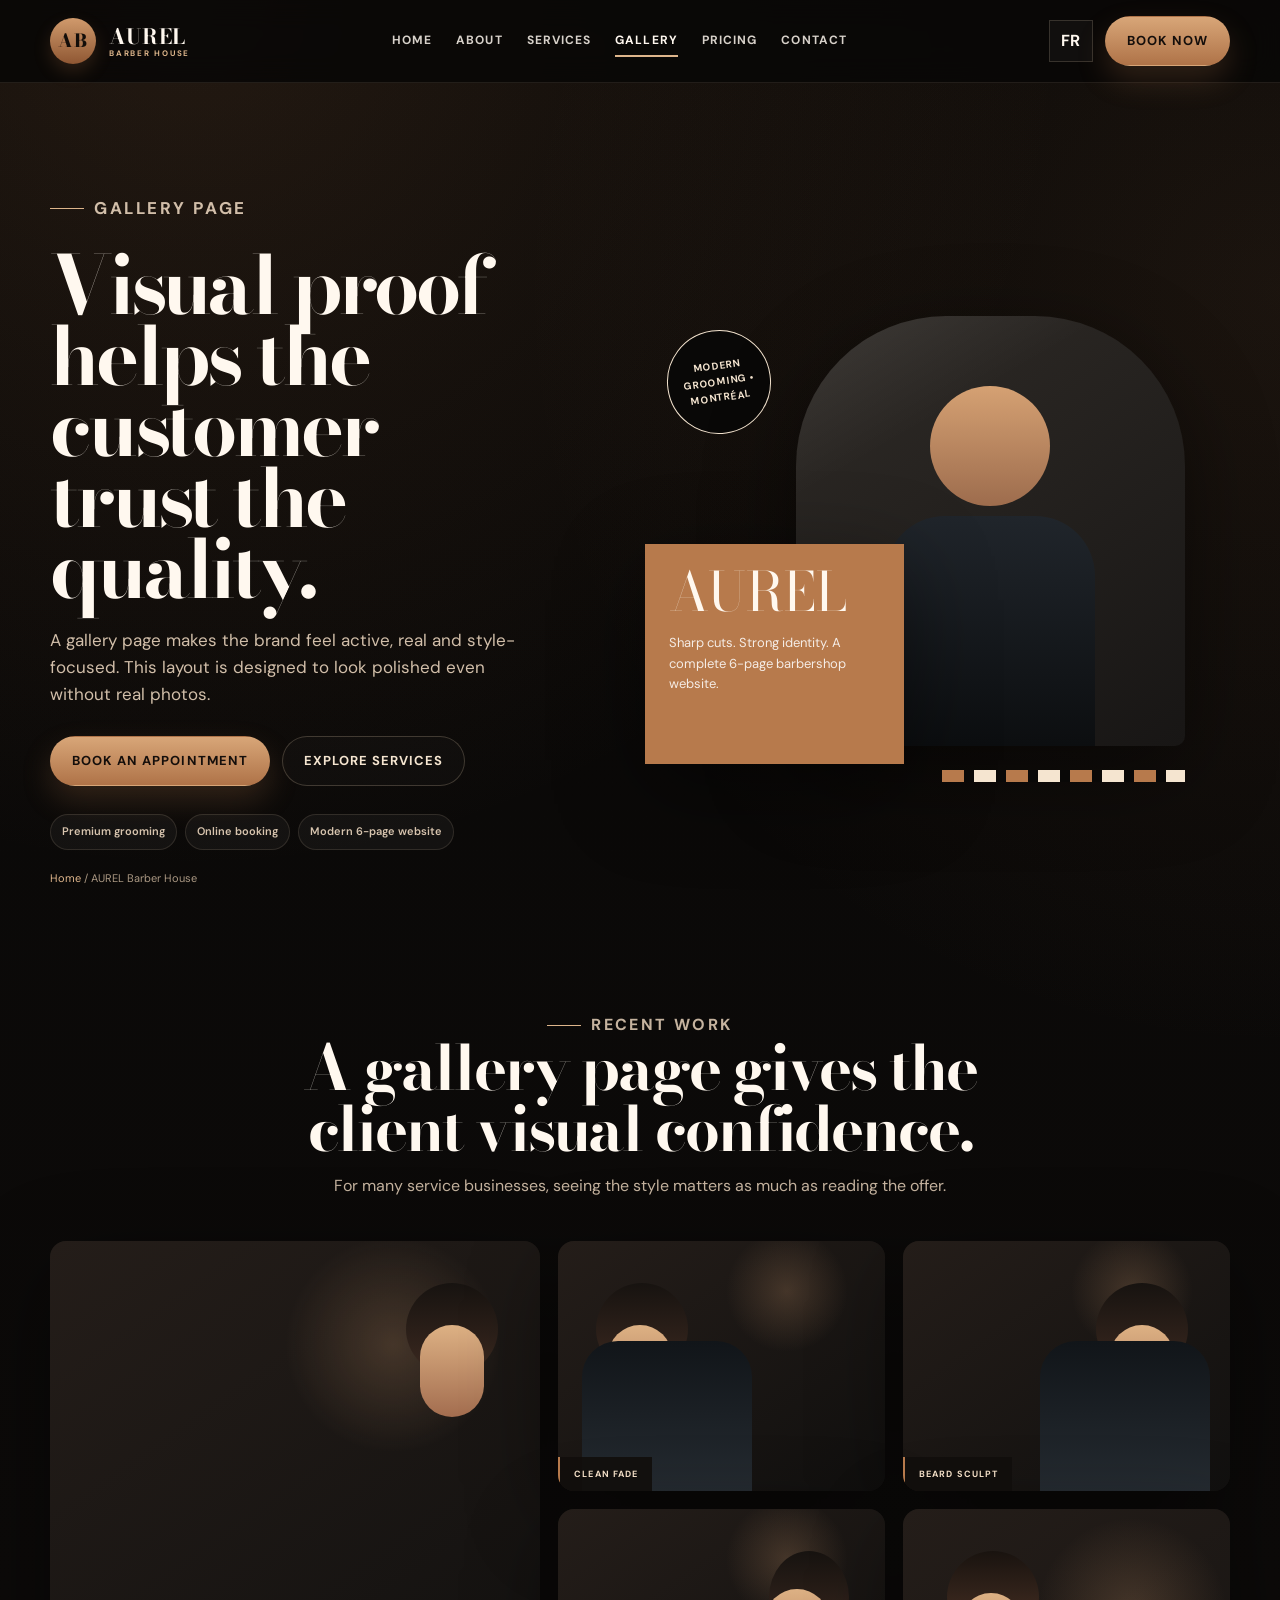
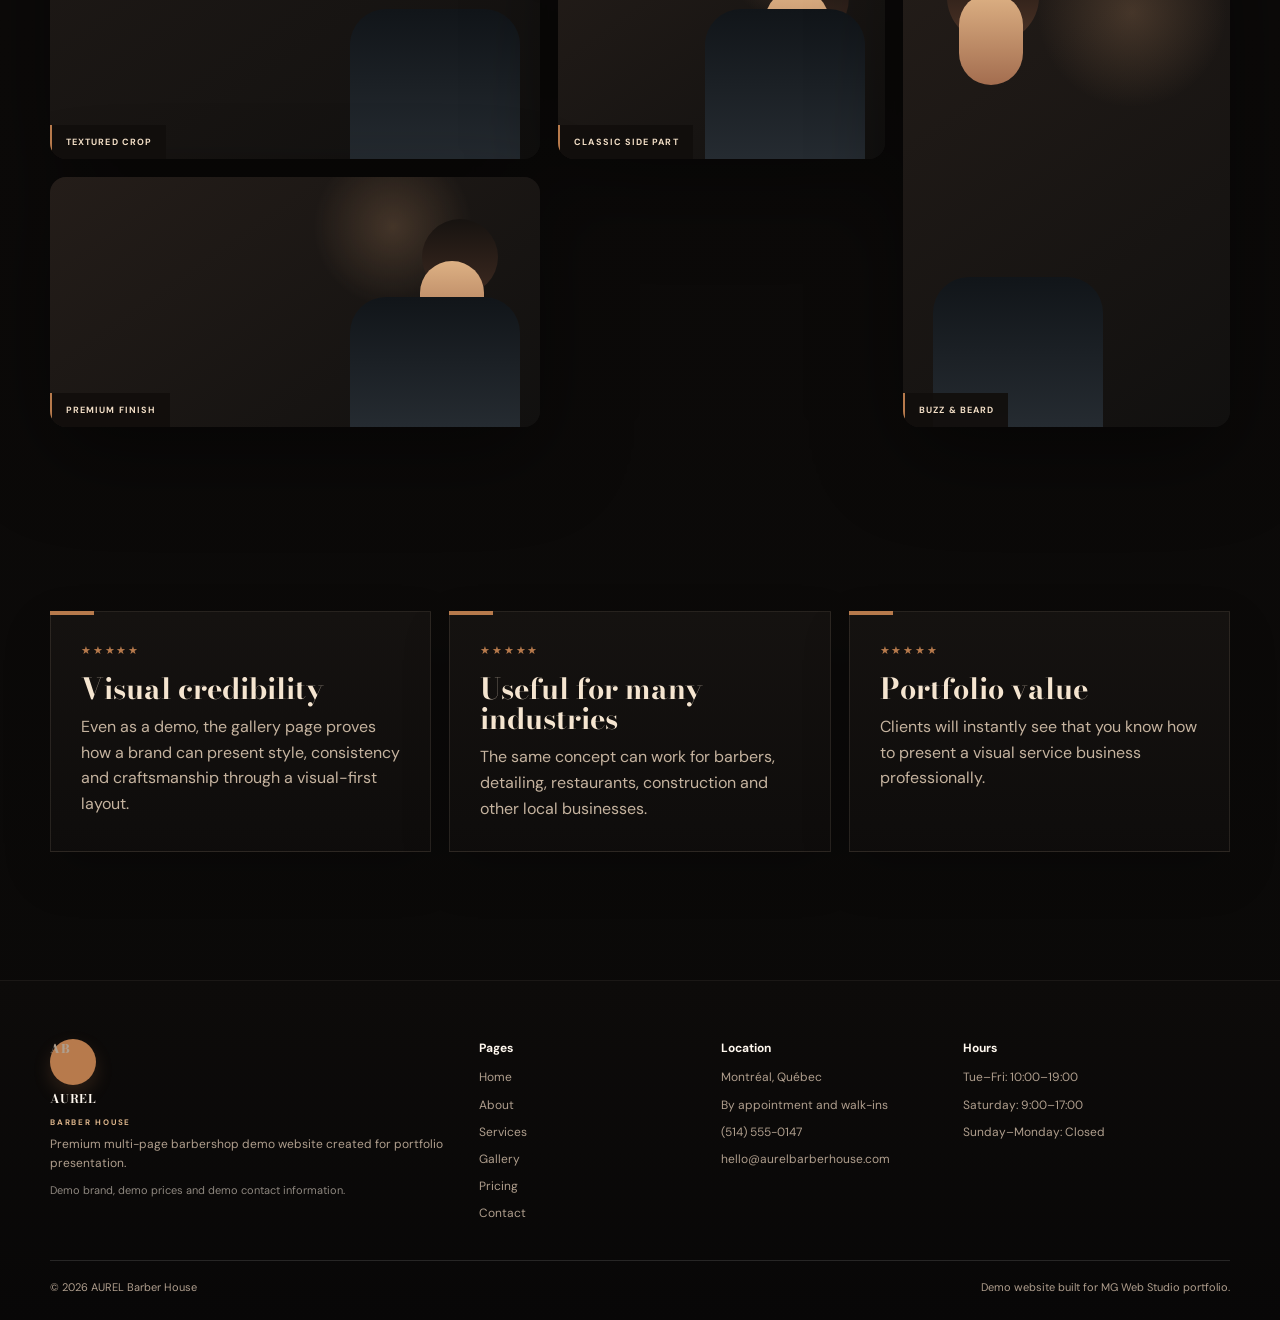
<file: gallery.html>
<!doctype html>
<html lang="en" data-title-en="AUREL Barber House | Gallery" data-title-fr="AUREL Barber House | Galerie">
<head>
  <meta charset="utf-8" />
  <meta name="viewport" content="width=device-width, initial-scale=1" />
  <meta name="description" content="Premium multi-page barbershop demo website for portfolio presentation." />
  <title>AUREL Barber House | Gallery</title>
  <link rel="stylesheet" href="styles.css" />
</head>
<body>
  
<header class="site-header">
  <div class="container nav-wrap">
    <a href="index.html" class="brand" aria-label="AUREL Barber House home">
      <span class="brand-mark">AB</span>
      <span class="brand-copy">
        <strong>AUREL</strong>
        <small data-en="BARBER HOUSE" data-fr="BARBER HOUSE">BARBER HOUSE</small>
      </span>
    </a>

    <button class="menu-btn" type="button" aria-label="Open menu" aria-expanded="false">
      <span></span><span></span><span></span>
    </button>

    <nav class="main-nav">
      <a href="index.html" class="" data-en="Home" data-fr="Accueil">Home</a>
      <a href="about.html" class="" data-en="About" data-fr="À propos">About</a>
      <a href="services.html" class="" data-en="Services" data-fr="Services">Services</a>
      <a href="gallery.html" class="active" data-en="Gallery" data-fr="Galerie">Gallery</a>
      <a href="pricing.html" class="" data-en="Pricing" data-fr="Tarifs">Pricing</a>
      <a href="contact.html" class="" data-en="Contact" data-fr="Contact">Contact</a>
    </nav>

    <div class="header-actions">
      <button class="lang-btn" type="button" aria-label="Switch language">FR</button>
      <a href="contact.html" class="btn btn-primary" data-en="Book now" data-fr="Réserver">Book now</a>
    </div>
  </div>
</header>


  <section class="page-hero">
    <div class="container">
      <div class="hero-grid">
        <div class="hero-copy reveal">
          <p class="eyebrow" data-en="Gallery page" data-fr="Page galerie">Gallery page</p>
          <h1 data-en="Visual proof helps the customer trust the quality." data-fr="La preuve visuelle aide le client à faire confiance à la qualité.">Visual proof helps the customer trust the quality.</h1>
          <p data-en="A gallery page makes the brand feel active, real and style-focused. This layout is designed to look polished even without real photos." data-fr="Une page galerie donne à la marque un aspect actif, réel et centré sur le style. Cette mise en page est conçue pour être soignée même sans vraies photos.">A gallery page makes the brand feel active, real and style-focused. This layout is designed to look polished even without real photos.</p>
          <div class="hero-actions">
            <a href="contact.html" class="btn btn-primary" data-en="Book an appointment" data-fr="Prendre rendez-vous">Book an appointment</a>
            <a href="services.html" class="btn btn-secondary" data-en="Explore services" data-fr="Voir les services">Explore services</a>
          </div>
          <div class="trust-strip">
            <span data-en="Premium grooming" data-fr="Soins premium">Premium grooming</span>
            <span data-en="Online booking" data-fr="Réservation en ligne">Online booking</span>
            <span data-en="Modern 6-page website" data-fr="Site moderne en 6 pages">Modern 6-page website</span>
          </div>
          <div class="breadcrumb"><a href="index.html" data-en="Home" data-fr="Accueil">Home</a> / <span>AUREL Barber House</span></div>
        </div>
        

<div class="hero-visual reveal">
  <div class="editorial-hero">
    <div class="editorial-stamp" data-en="Modern grooming • Montréal" data-fr="Grooming moderne • Montréal">Modern grooming • Montréal</div>
    <div class="editorial-photo"></div>
    <div class="editorial-panel">
      <span class="big">AUREL</span>
      <p data-en="Sharp cuts. Strong identity. A complete 6-page barbershop website."
         data-fr="Coupes nettes. Identité forte. Un site de barbershop complet en 6 pages.">
         Sharp cuts. Strong identity. A complete 6-page barbershop website.
      </p>
    </div>
    <div class="editorial-line"></div>
  </div>
</div>
      </div>
    </div>
  </section>

  
<section class="section page-intro">
  <div class="container">
    <div class="section-heading center reveal">
      <p class="eyebrow" data-en="Recent work" data-fr="Travaux récents">Recent work</p>
      <h2 data-en="A gallery page gives the client visual confidence." data-fr="Une page galerie donne une confiance visuelle au client.">A gallery page gives the client visual confidence.</h2>
      <p data-en="For many service businesses, seeing the style matters as much as reading the offer."
         data-fr="Pour de nombreuses entreprises de services, voir le style est aussi important que lire l’offre.">
         For many service businesses, seeing the style matters as much as reading the offer.
      </p>
    </div>
    <div class="gallery-grid">
      <div class="gallery-tile reveal"><div class="scene"><div class="hair"></div><div class="face"></div><div class="cape"></div></div><span class="label" data-en="Textured crop" data-fr="Crop texturé">Textured crop</span></div>
      <div class="gallery-tile reveal"><div class="scene"><div class="hair" style="right:auto;left:38px;"></div><div class="face" style="right:auto;left:50px;"></div><div class="cape" style="right:auto;left:24px;"></div></div><span class="label" data-en="Clean fade" data-fr="Dégradé net">Clean fade</span></div>
      <div class="gallery-tile reveal"><div class="scene"><div class="hair" style="width:92px;height:92px;"></div><div class="face"></div><div class="cape"></div></div><span class="label" data-en="Beard sculpt" data-fr="Sculpture de barbe">Beard sculpt</span></div>
      <div class="gallery-tile reveal"><div class="scene"><div class="hair" style="top:42px;right:36px;width:80px;"></div><div class="face" style="top:80px;"></div><div class="cape" style="width:160px;"></div></div><span class="label" data-en="Classic side part" data-fr="Raie classique">Classic side part</span></div>
      <div class="gallery-tile reveal"><div class="scene"><div class="hair" style="right:auto;left:44px;background:linear-gradient(180deg,#19130f,#4e3427);"></div><div class="face" style="right:auto;left:56px;"></div><div class="cape" style="right:auto;left:30px;"></div></div><span class="label" data-en="Buzz & beard" data-fr="Buzz & barbe">Buzz & beard</span></div>
      <div class="gallery-tile reveal"><div class="scene"><div class="hair" style="width:76px;height:76px;"></div><div class="face" style="height:80px;"></div><div class="cape" style="height:130px;"></div></div><span class="label" data-en="Premium finish" data-fr="Finition premium">Premium finish</span></div>
    </div>
  </div>
</section>

<section class="section">
  <div class="container">
    <div class="review-grid">
      <div class="card review-card reveal">
        <div class="stars">★★★★★</div>
        <h3 data-en="Visual credibility" data-fr="Crédibilité visuelle">Visual credibility</h3>
        <p data-en="Even as a demo, the gallery page proves how a brand can present style, consistency and craftsmanship through a visual-first layout."
           data-fr="Même en démo, la page galerie montre comment une marque peut présenter le style, la constance et le savoir-faire grâce à une mise en page visuelle.">
           Even as a demo, the gallery page proves how a brand can present style, consistency and craftsmanship through a visual-first layout.
        </p>
      </div>
      <div class="card review-card reveal">
        <div class="stars">★★★★★</div>
        <h3 data-en="Useful for many industries" data-fr="Utile pour plusieurs secteurs">Useful for many industries</h3>
        <p data-en="The same concept can work for barbers, detailing, restaurants, construction and other local businesses."
           data-fr="Le même concept peut fonctionner pour les barbiers, l’esthétique auto, les restaurants, la construction et d’autres entreprises locales.">
           The same concept can work for barbers, detailing, restaurants, construction and other local businesses.
        </p>
      </div>
      <div class="card review-card reveal">
        <div class="stars">★★★★★</div>
        <h3 data-en="Portfolio value" data-fr="Valeur portfolio">Portfolio value</h3>
        <p data-en="Clients will instantly see that you know how to present a visual service business professionally."
           data-fr="Les clients verront tout de suite que vous savez présenter une entreprise de services visuels de manière professionnelle.">
           Clients will instantly see that you know how to present a visual service business professionally.
        </p>
      </div>
    </div>
  </div>
</section>


  
<footer class="site-footer">
  <div class="container footer-grid">
    <div>
      <a href="index.html" class="brand">
        <span class="brand-mark">AB</span>
        <span class="brand-copy">
          <strong>AUREL</strong>
          <small data-en="BARBER HOUSE" data-fr="BARBER HOUSE">BARBER HOUSE</small>
        </span>
      </a>
      <p data-en="Premium multi-page barbershop demo website created for portfolio presentation." data-fr="Site démo premium multi-pages pour barbershop, créé pour une présentation de portfolio.">Premium multi-page barbershop demo website created for portfolio presentation.</p>
      <p class="demo-note" data-en="Demo brand, demo prices and demo contact information." data-fr="Marque, tarifs et coordonnées fictifs pour cette démonstration.">Demo brand, demo prices and demo contact information.</p>
    </div>
    <div>
      <strong data-en="Pages" data-fr="Pages">Pages</strong>
      <a href="index.html" data-en="Home" data-fr="Accueil">Home</a>
      <a href="about.html" data-en="About" data-fr="À propos">About</a>
      <a href="services.html" data-en="Services" data-fr="Services">Services</a>
      <a href="gallery.html" data-en="Gallery" data-fr="Galerie">Gallery</a>
      <a href="pricing.html" data-en="Pricing" data-fr="Tarifs">Pricing</a>
      <a href="contact.html" data-en="Contact" data-fr="Contact">Contact</a>
    </div>
    <div>
      <strong data-en="Location" data-fr="Emplacement">Location</strong>
      <span data-en="Montréal, Québec" data-fr="Montréal, Québec">Montréal, Québec</span>
      <span data-en="By appointment and walk-ins" data-fr="Sur rendez-vous et sans rendez-vous">By appointment and walk-ins</span>
      <span>(514) 555-0147</span>
      <span>hello@aurelbarberhouse.com</span>
    </div>
    <div>
      <strong data-en="Hours" data-fr="Heures">Hours</strong>
      <span data-en="Tue–Fri: 10:00–19:00" data-fr="Mar–Ven : 10 h–19 h">Tue–Fri: 10:00–19:00</span>
      <span data-en="Saturday: 9:00–17:00" data-fr="Samedi : 9 h–17 h">Saturday: 9:00–17:00</span>
      <span data-en="Sunday–Monday: Closed" data-fr="Dimanche–Lundi : Fermé">Sunday–Monday: Closed</span>
    </div>
  </div>
  <div class="container footer-bottom">
    <span>© <span id="year"></span> AUREL Barber House</span>
    <span data-en="Demo website built for MG Web Studio portfolio." data-fr="Site démo créé pour le portfolio de MG Web Studio.">Demo website built for MG Web Studio portfolio.</span>
  </div>
</footer>

  <script src="script.js"></script>
</body>
</html>
</file>
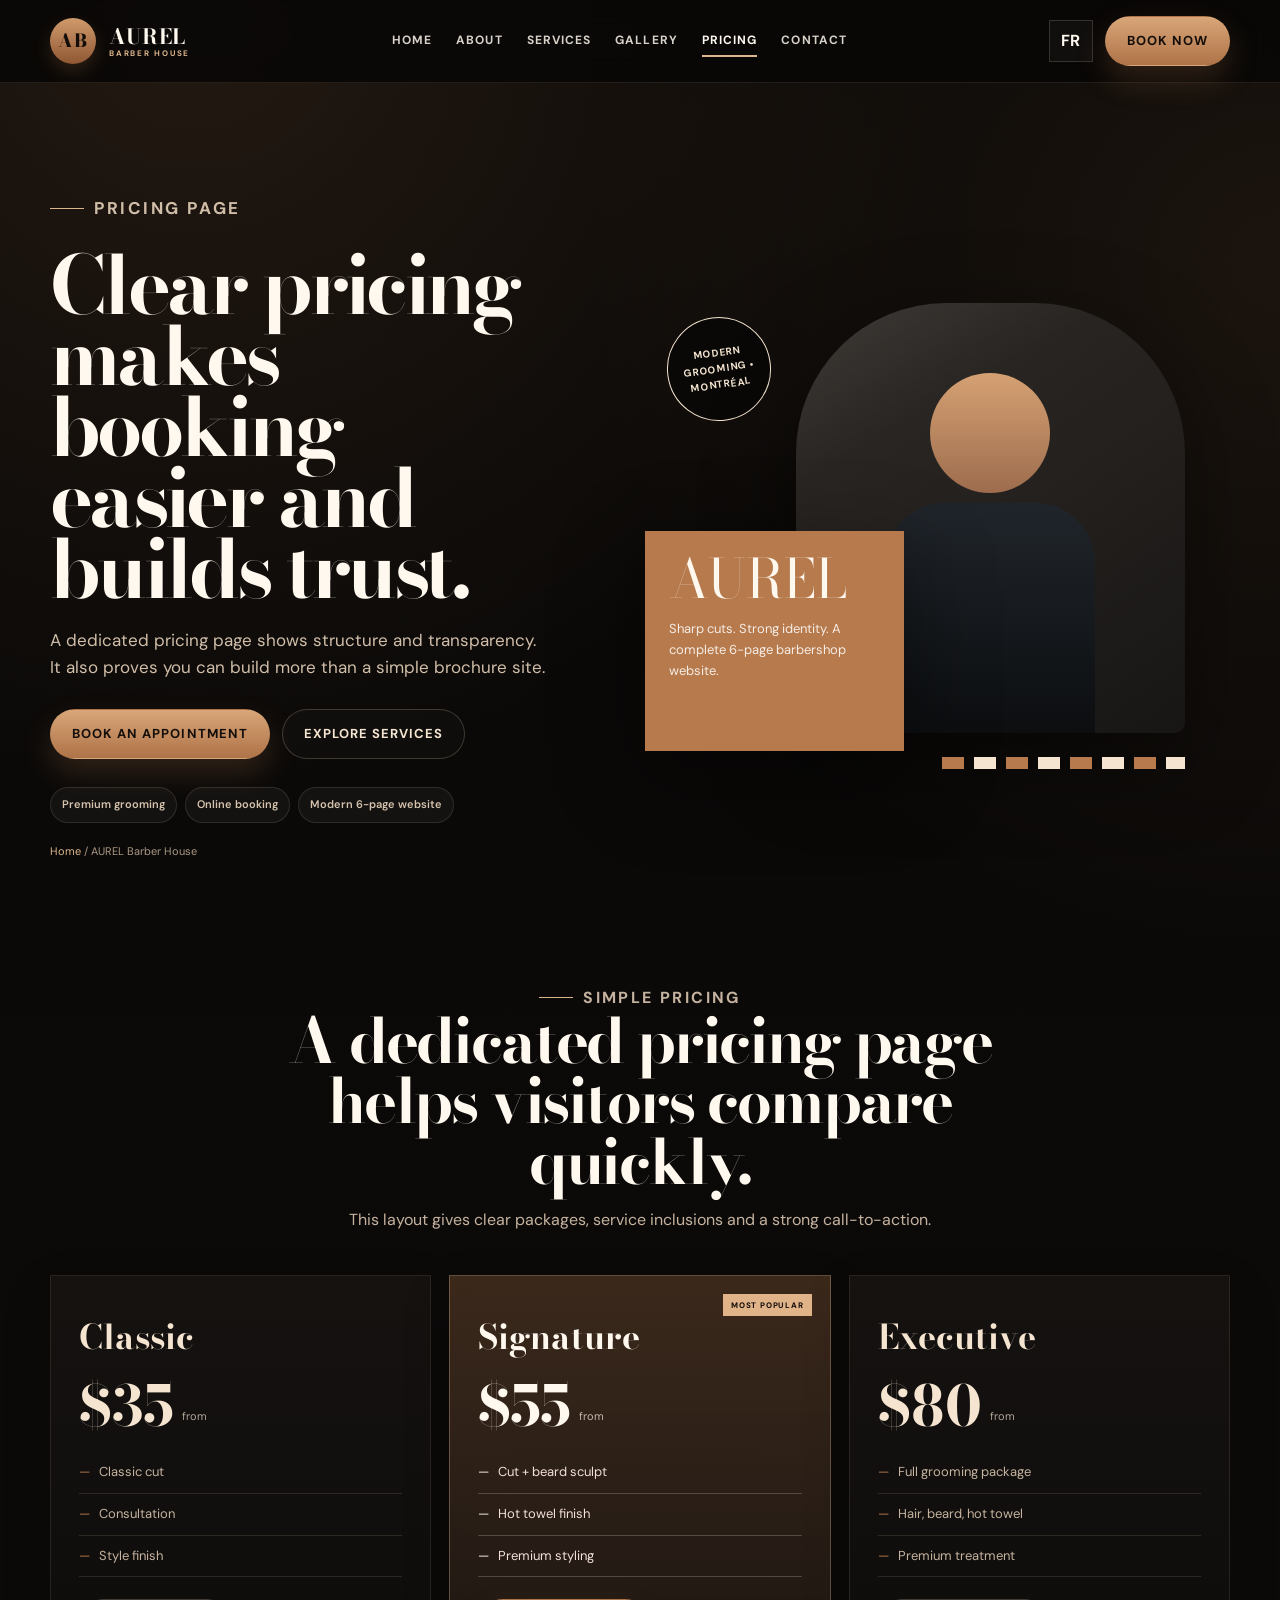
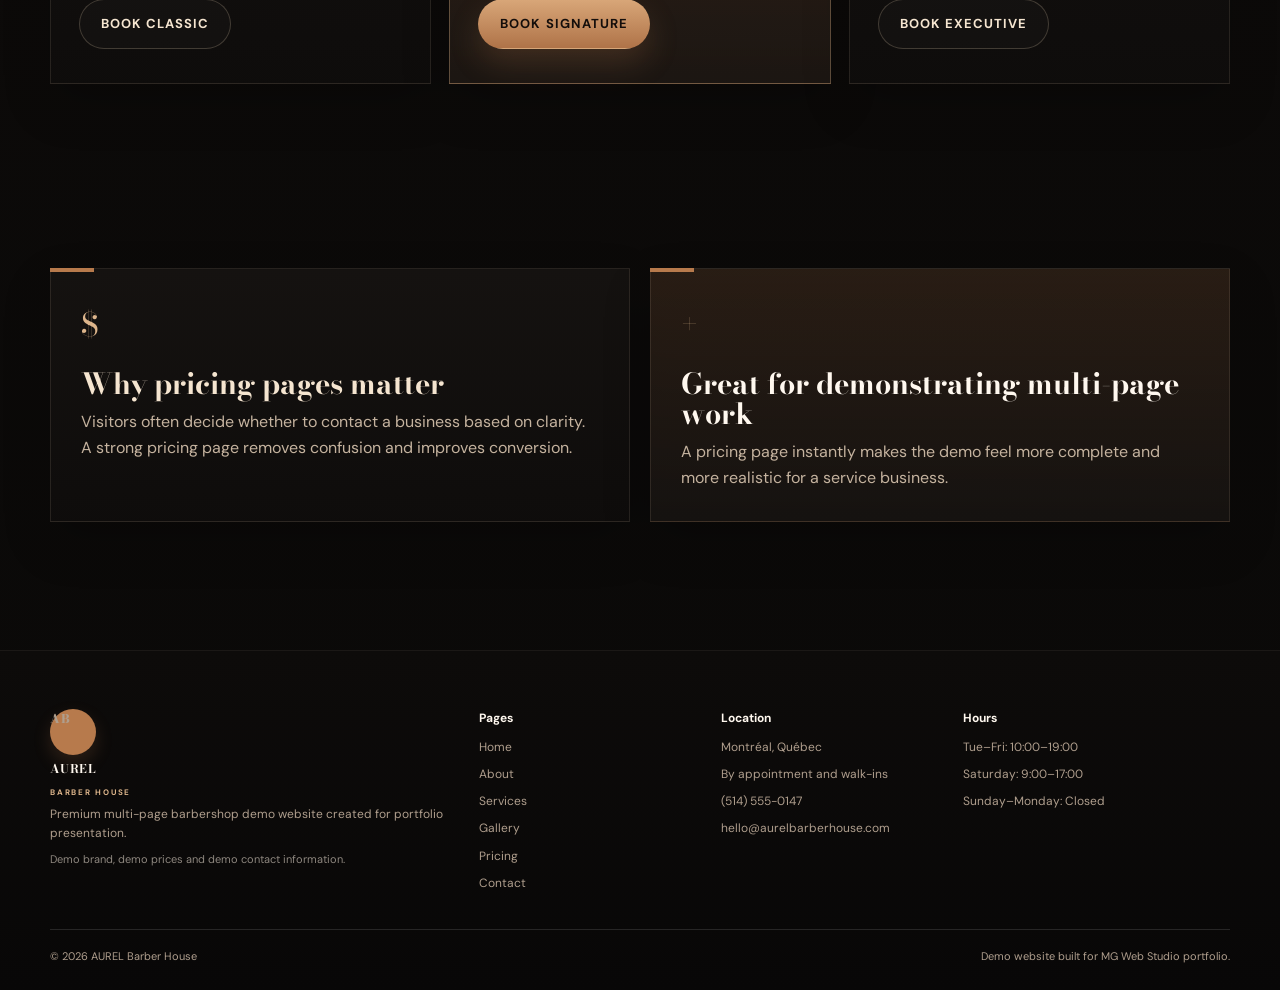
<file: pricing.html>
<!doctype html>
<html lang="en" data-title-en="AUREL Barber House | Pricing" data-title-fr="AUREL Barber House | Tarifs">
<head>
  <meta charset="utf-8" />
  <meta name="viewport" content="width=device-width, initial-scale=1" />
  <meta name="description" content="Premium multi-page barbershop demo website for portfolio presentation." />
  <title>AUREL Barber House | Pricing</title>
  <link rel="stylesheet" href="styles.css" />
</head>
<body>
  
<header class="site-header">
  <div class="container nav-wrap">
    <a href="index.html" class="brand" aria-label="AUREL Barber House home">
      <span class="brand-mark">AB</span>
      <span class="brand-copy">
        <strong>AUREL</strong>
        <small data-en="BARBER HOUSE" data-fr="BARBER HOUSE">BARBER HOUSE</small>
      </span>
    </a>

    <button class="menu-btn" type="button" aria-label="Open menu" aria-expanded="false">
      <span></span><span></span><span></span>
    </button>

    <nav class="main-nav">
      <a href="index.html" class="" data-en="Home" data-fr="Accueil">Home</a>
      <a href="about.html" class="" data-en="About" data-fr="À propos">About</a>
      <a href="services.html" class="" data-en="Services" data-fr="Services">Services</a>
      <a href="gallery.html" class="" data-en="Gallery" data-fr="Galerie">Gallery</a>
      <a href="pricing.html" class="active" data-en="Pricing" data-fr="Tarifs">Pricing</a>
      <a href="contact.html" class="" data-en="Contact" data-fr="Contact">Contact</a>
    </nav>

    <div class="header-actions">
      <button class="lang-btn" type="button" aria-label="Switch language">FR</button>
      <a href="contact.html" class="btn btn-primary" data-en="Book now" data-fr="Réserver">Book now</a>
    </div>
  </div>
</header>


  <section class="page-hero">
    <div class="container">
      <div class="hero-grid">
        <div class="hero-copy reveal">
          <p class="eyebrow" data-en="Pricing page" data-fr="Page tarifs">Pricing page</p>
          <h1 data-en="Clear pricing makes booking easier and builds trust." data-fr="Des tarifs clairs facilitent la réservation et renforcent la confiance.">Clear pricing makes booking easier and builds trust.</h1>
          <p data-en="A dedicated pricing page shows structure and transparency. It also proves you can build more than a simple brochure site." data-fr="Une page de tarifs dédiée montre la structure et la transparence. Elle prouve aussi que vous pouvez construire plus qu’un simple site vitrine.">A dedicated pricing page shows structure and transparency. It also proves you can build more than a simple brochure site.</p>
          <div class="hero-actions">
            <a href="contact.html" class="btn btn-primary" data-en="Book an appointment" data-fr="Prendre rendez-vous">Book an appointment</a>
            <a href="services.html" class="btn btn-secondary" data-en="Explore services" data-fr="Voir les services">Explore services</a>
          </div>
          <div class="trust-strip">
            <span data-en="Premium grooming" data-fr="Soins premium">Premium grooming</span>
            <span data-en="Online booking" data-fr="Réservation en ligne">Online booking</span>
            <span data-en="Modern 6-page website" data-fr="Site moderne en 6 pages">Modern 6-page website</span>
          </div>
          <div class="breadcrumb"><a href="index.html" data-en="Home" data-fr="Accueil">Home</a> / <span>AUREL Barber House</span></div>
        </div>
        

<div class="hero-visual reveal">
  <div class="editorial-hero">
    <div class="editorial-stamp" data-en="Modern grooming • Montréal" data-fr="Grooming moderne • Montréal">Modern grooming • Montréal</div>
    <div class="editorial-photo"></div>
    <div class="editorial-panel">
      <span class="big">AUREL</span>
      <p data-en="Sharp cuts. Strong identity. A complete 6-page barbershop website."
         data-fr="Coupes nettes. Identité forte. Un site de barbershop complet en 6 pages.">
         Sharp cuts. Strong identity. A complete 6-page barbershop website.
      </p>
    </div>
    <div class="editorial-line"></div>
  </div>
</div>
      </div>
    </div>
  </section>

  
<section class="section page-intro">
  <div class="container">
    <div class="section-heading center reveal">
      <p class="eyebrow" data-en="Simple pricing" data-fr="Tarification simple">Simple pricing</p>
      <h2 data-en="A dedicated pricing page helps visitors compare quickly." data-fr="Une page de tarifs dédiée aide les visiteurs à comparer rapidement.">A dedicated pricing page helps visitors compare quickly.</h2>
      <p data-en="This layout gives clear packages, service inclusions and a strong call-to-action."
         data-fr="Cette mise en page présente des forfaits clairs, les inclusions et un appel à l’action fort.">
         This layout gives clear packages, service inclusions and a strong call-to-action.
      </p>
    </div>
    <div class="pricing-grid">
      <div class="price-card reveal">
        <h3 data-en="Classic" data-fr="Classique">Classic</h3>
        <div class="price"><strong>$35</strong><span data-en="from" data-fr="à partir de">from</span></div>
        <ul>
          <li data-en="Classic cut" data-fr="Coupe classique">Classic cut</li>
          <li data-en="Consultation" data-fr="Consultation">Consultation</li>
          <li data-en="Style finish" data-fr="Finition coiffage">Style finish</li>
        </ul>
        <div style="margin-top:22px;"><a href="contact.html" class="btn btn-secondary" data-en="Book Classic" data-fr="Réserver Classique">Book Classic</a></div>
      </div>
      <div class="price-card featured reveal">
        <span class="popular" data-en="MOST POPULAR" data-fr="LE PLUS POPULAIRE">MOST POPULAR</span>
        <h3 data-en="Signature" data-fr="Signature">Signature</h3>
        <div class="price"><strong>$55</strong><span data-en="from" data-fr="à partir de">from</span></div>
        <ul>
          <li data-en="Cut + beard sculpt" data-fr="Coupe + barbe">Cut + beard sculpt</li>
          <li data-en="Hot towel finish" data-fr="Finition serviette chaude">Hot towel finish</li>
          <li data-en="Premium styling" data-fr="Coiffage premium">Premium styling</li>
        </ul>
        <div style="margin-top:22px;"><a href="contact.html" class="btn btn-primary" data-en="Book Signature" data-fr="Réserver Signature">Book Signature</a></div>
      </div>
      <div class="price-card reveal">
        <h3 data-en="Executive" data-fr="Exécutif">Executive</h3>
        <div class="price"><strong>$80</strong><span data-en="from" data-fr="à partir de">from</span></div>
        <ul>
          <li data-en="Full grooming package" data-fr="Forfait grooming complet">Full grooming package</li>
          <li data-en="Hair, beard, hot towel" data-fr="Cheveux, barbe, serviette chaude">Hair, beard, hot towel</li>
          <li data-en="Premium treatment" data-fr="Traitement premium">Premium treatment</li>
        </ul>
        <div style="margin-top:22px;"><a href="contact.html" class="btn btn-secondary" data-en="Book Executive" data-fr="Réserver Exécutif">Book Executive</a></div>
      </div>
    </div>
  </div>
</section>

<section class="section">
  <div class="container">
    <div class="grid-2">
      <div class="card reveal">
        <div class="icon">$</div>
        <h3 data-en="Why pricing pages matter" data-fr="Pourquoi les pages tarifs comptent">Why pricing pages matter</h3>
        <p data-en="Visitors often decide whether to contact a business based on clarity. A strong pricing page removes confusion and improves conversion."
           data-fr="Les visiteurs décident souvent de contacter une entreprise selon la clarté des informations. Une bonne page tarifs enlève la confusion et améliore la conversion.">
           Visitors often decide whether to contact a business based on clarity. A strong pricing page removes confusion and improves conversion.
        </p>
      </div>
      <div class="card highlight-card reveal">
        <div class="icon">+</div>
        <h3 data-en="Great for demonstrating multi-page work" data-fr="Excellent pour montrer un vrai travail multi-pages">Great for demonstrating multi-page work</h3>
        <p data-en="A pricing page instantly makes the demo feel more complete and more realistic for a service business."
           data-fr="Une page de tarifs rend immédiatement la démo plus complète et plus réaliste pour une entreprise de services.">
           A pricing page instantly makes the demo feel more complete and more realistic for a service business.
        </p>
      </div>
    </div>
  </div>
</section>


  
<footer class="site-footer">
  <div class="container footer-grid">
    <div>
      <a href="index.html" class="brand">
        <span class="brand-mark">AB</span>
        <span class="brand-copy">
          <strong>AUREL</strong>
          <small data-en="BARBER HOUSE" data-fr="BARBER HOUSE">BARBER HOUSE</small>
        </span>
      </a>
      <p data-en="Premium multi-page barbershop demo website created for portfolio presentation." data-fr="Site démo premium multi-pages pour barbershop, créé pour une présentation de portfolio.">Premium multi-page barbershop demo website created for portfolio presentation.</p>
      <p class="demo-note" data-en="Demo brand, demo prices and demo contact information." data-fr="Marque, tarifs et coordonnées fictifs pour cette démonstration.">Demo brand, demo prices and demo contact information.</p>
    </div>
    <div>
      <strong data-en="Pages" data-fr="Pages">Pages</strong>
      <a href="index.html" data-en="Home" data-fr="Accueil">Home</a>
      <a href="about.html" data-en="About" data-fr="À propos">About</a>
      <a href="services.html" data-en="Services" data-fr="Services">Services</a>
      <a href="gallery.html" data-en="Gallery" data-fr="Galerie">Gallery</a>
      <a href="pricing.html" data-en="Pricing" data-fr="Tarifs">Pricing</a>
      <a href="contact.html" data-en="Contact" data-fr="Contact">Contact</a>
    </div>
    <div>
      <strong data-en="Location" data-fr="Emplacement">Location</strong>
      <span data-en="Montréal, Québec" data-fr="Montréal, Québec">Montréal, Québec</span>
      <span data-en="By appointment and walk-ins" data-fr="Sur rendez-vous et sans rendez-vous">By appointment and walk-ins</span>
      <span>(514) 555-0147</span>
      <span>hello@aurelbarberhouse.com</span>
    </div>
    <div>
      <strong data-en="Hours" data-fr="Heures">Hours</strong>
      <span data-en="Tue–Fri: 10:00–19:00" data-fr="Mar–Ven : 10 h–19 h">Tue–Fri: 10:00–19:00</span>
      <span data-en="Saturday: 9:00–17:00" data-fr="Samedi : 9 h–17 h">Saturday: 9:00–17:00</span>
      <span data-en="Sunday–Monday: Closed" data-fr="Dimanche–Lundi : Fermé">Sunday–Monday: Closed</span>
    </div>
  </div>
  <div class="container footer-bottom">
    <span>© <span id="year"></span> AUREL Barber House</span>
    <span data-en="Demo website built for MG Web Studio portfolio." data-fr="Site démo créé pour le portfolio de MG Web Studio.">Demo website built for MG Web Studio portfolio.</span>
  </div>
</footer>

  <script src="script.js"></script>
</body>
</html>
</file>
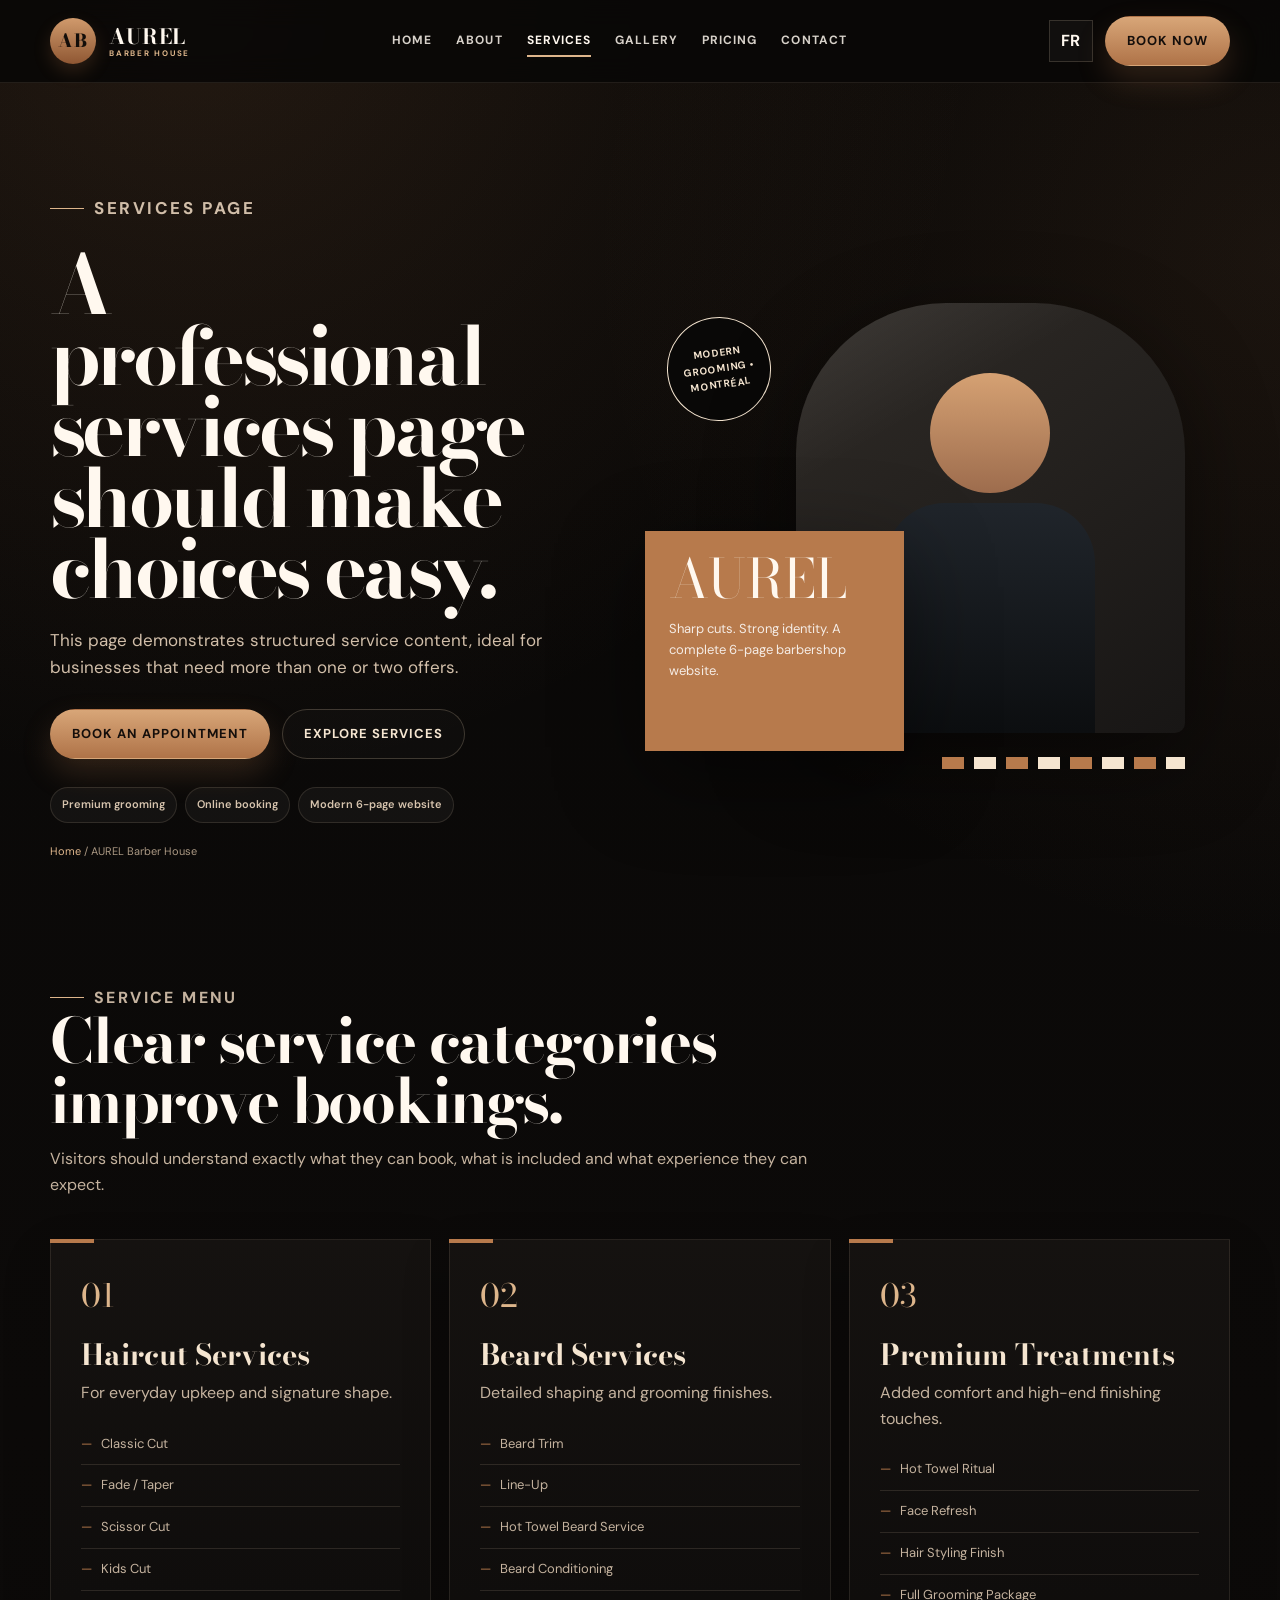
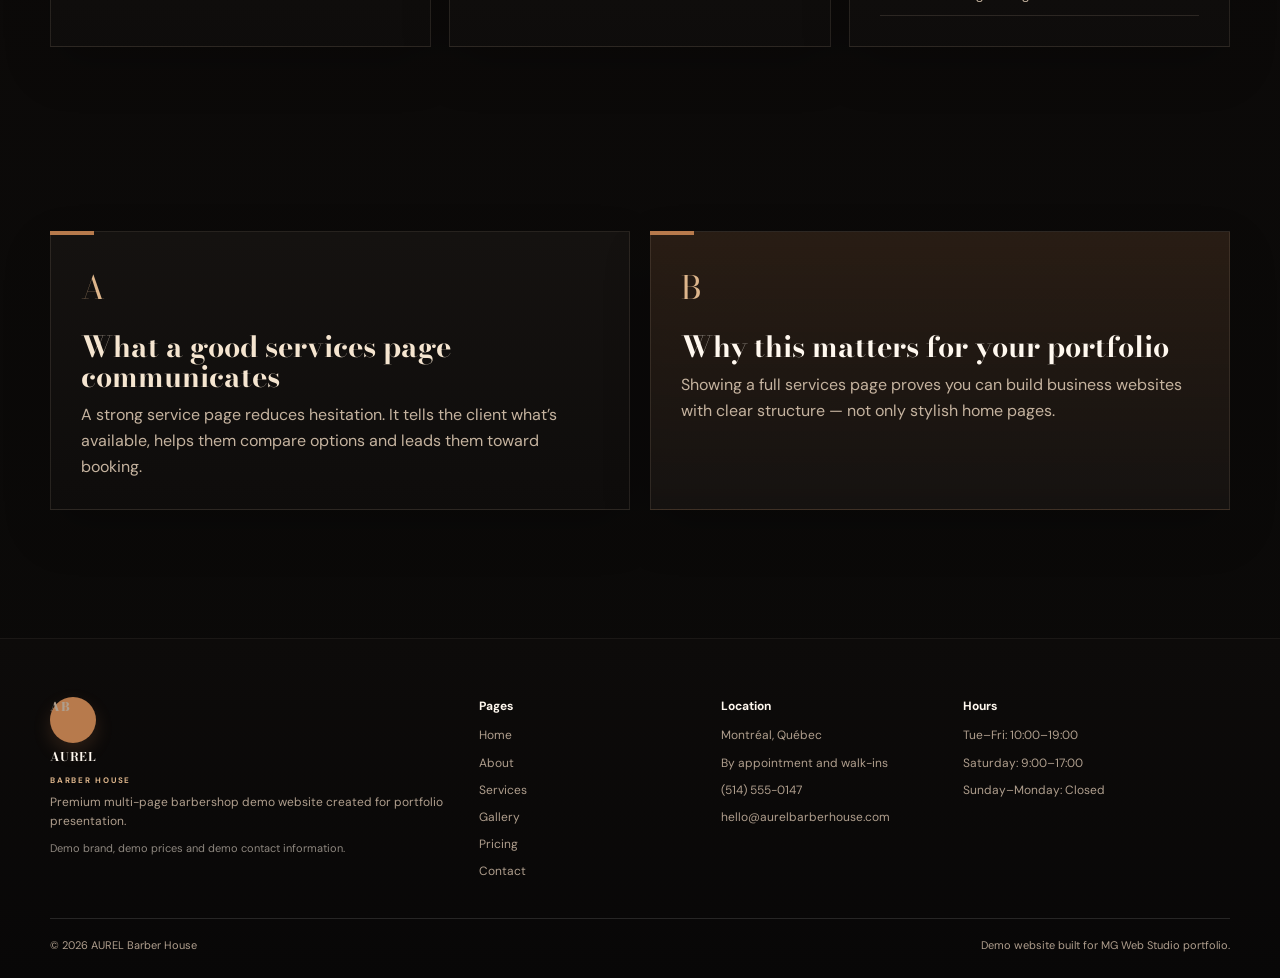
<file: services.html>
<!doctype html>
<html lang="en" data-title-en="AUREL Barber House | Services" data-title-fr="AUREL Barber House | Services">
<head>
  <meta charset="utf-8" />
  <meta name="viewport" content="width=device-width, initial-scale=1" />
  <meta name="description" content="Premium multi-page barbershop demo website for portfolio presentation." />
  <title>AUREL Barber House | Services</title>
  <link rel="stylesheet" href="styles.css" />
</head>
<body>
  
<header class="site-header">
  <div class="container nav-wrap">
    <a href="index.html" class="brand" aria-label="AUREL Barber House home">
      <span class="brand-mark">AB</span>
      <span class="brand-copy">
        <strong>AUREL</strong>
        <small data-en="BARBER HOUSE" data-fr="BARBER HOUSE">BARBER HOUSE</small>
      </span>
    </a>

    <button class="menu-btn" type="button" aria-label="Open menu" aria-expanded="false">
      <span></span><span></span><span></span>
    </button>

    <nav class="main-nav">
      <a href="index.html" class="" data-en="Home" data-fr="Accueil">Home</a>
      <a href="about.html" class="" data-en="About" data-fr="À propos">About</a>
      <a href="services.html" class="active" data-en="Services" data-fr="Services">Services</a>
      <a href="gallery.html" class="" data-en="Gallery" data-fr="Galerie">Gallery</a>
      <a href="pricing.html" class="" data-en="Pricing" data-fr="Tarifs">Pricing</a>
      <a href="contact.html" class="" data-en="Contact" data-fr="Contact">Contact</a>
    </nav>

    <div class="header-actions">
      <button class="lang-btn" type="button" aria-label="Switch language">FR</button>
      <a href="contact.html" class="btn btn-primary" data-en="Book now" data-fr="Réserver">Book now</a>
    </div>
  </div>
</header>


  <section class="page-hero">
    <div class="container">
      <div class="hero-grid">
        <div class="hero-copy reveal">
          <p class="eyebrow" data-en="Services page" data-fr="Page des services">Services page</p>
          <h1 data-en="A professional services page should make choices easy." data-fr="Une page de services professionnelle doit rendre les choix faciles.">A professional services page should make choices easy.</h1>
          <p data-en="This page demonstrates structured service content, ideal for businesses that need more than one or two offers." data-fr="Cette page montre un contenu de services structuré, idéal pour les entreprises qui ont besoin de présenter plus d’une ou deux offres.">This page demonstrates structured service content, ideal for businesses that need more than one or two offers.</p>
          <div class="hero-actions">
            <a href="contact.html" class="btn btn-primary" data-en="Book an appointment" data-fr="Prendre rendez-vous">Book an appointment</a>
            <a href="services.html" class="btn btn-secondary" data-en="Explore services" data-fr="Voir les services">Explore services</a>
          </div>
          <div class="trust-strip">
            <span data-en="Premium grooming" data-fr="Soins premium">Premium grooming</span>
            <span data-en="Online booking" data-fr="Réservation en ligne">Online booking</span>
            <span data-en="Modern 6-page website" data-fr="Site moderne en 6 pages">Modern 6-page website</span>
          </div>
          <div class="breadcrumb"><a href="index.html" data-en="Home" data-fr="Accueil">Home</a> / <span>AUREL Barber House</span></div>
        </div>
        

<div class="hero-visual reveal">
  <div class="editorial-hero">
    <div class="editorial-stamp" data-en="Modern grooming • Montréal" data-fr="Grooming moderne • Montréal">Modern grooming • Montréal</div>
    <div class="editorial-photo"></div>
    <div class="editorial-panel">
      <span class="big">AUREL</span>
      <p data-en="Sharp cuts. Strong identity. A complete 6-page barbershop website."
         data-fr="Coupes nettes. Identité forte. Un site de barbershop complet en 6 pages.">
         Sharp cuts. Strong identity. A complete 6-page barbershop website.
      </p>
    </div>
    <div class="editorial-line"></div>
  </div>
</div>
      </div>
    </div>
  </section>

  
<section class="section page-intro">
  <div class="container">
    <div class="section-heading reveal">
      <p class="eyebrow" data-en="Service menu" data-fr="Carte des services">Service menu</p>
      <h2 data-en="Clear service categories improve bookings." data-fr="Des catégories de services claires améliorent les réservations.">Clear service categories improve bookings.</h2>
      <p data-en="Visitors should understand exactly what they can book, what is included and what experience they can expect."
         data-fr="Les visiteurs doivent comprendre exactement ce qu’ils peuvent réserver, ce qui est inclus et quelle expérience les attend.">
         Visitors should understand exactly what they can book, what is included and what experience they can expect.
      </p>
    </div>
    <div class="service-grid">
      <div class="card service-card reveal">
        <div class="icon">01</div>
        <h3 data-en="Haircut Services" data-fr="Services de coupe">Haircut Services</h3>
        <p class="lead" data-en="For everyday upkeep and signature shape." data-fr="Pour l’entretien régulier et une coupe signature.">For everyday upkeep and signature shape.</p>
        <ul>
          <li data-en="Classic Cut" data-fr="Coupe classique">Classic Cut</li>
          <li data-en="Fade / Taper" data-fr="Dégradé / Taper">Fade / Taper</li>
          <li data-en="Scissor Cut" data-fr="Coupe aux ciseaux">Scissor Cut</li>
          <li data-en="Kids Cut" data-fr="Coupe enfant">Kids Cut</li>
        </ul>
      </div>
      <div class="card service-card reveal">
        <div class="icon">02</div>
        <h3 data-en="Beard Services" data-fr="Services barbe">Beard Services</h3>
        <p class="lead" data-en="Detailed shaping and grooming finishes." data-fr="Mise en forme détaillée et finitions soignées.">Detailed shaping and grooming finishes.</p>
        <ul>
          <li data-en="Beard Trim" data-fr="Taille de barbe">Beard Trim</li>
          <li data-en="Line-Up" data-fr="Contours">Line-Up</li>
          <li data-en="Hot Towel Beard Service" data-fr="Service barbe serviette chaude">Hot Towel Beard Service</li>
          <li data-en="Beard Conditioning" data-fr="Soin de barbe">Beard Conditioning</li>
        </ul>
      </div>
      <div class="card service-card reveal">
        <div class="icon">03</div>
        <h3 data-en="Premium Treatments" data-fr="Traitements premium">Premium Treatments</h3>
        <p class="lead" data-en="Added comfort and high-end finishing touches." data-fr="Confort supplémentaire et finitions haut de gamme.">Added comfort and high-end finishing touches.</p>
        <ul>
          <li data-en="Hot Towel Ritual" data-fr="Rituel serviette chaude">Hot Towel Ritual</li>
          <li data-en="Face Refresh" data-fr="Rafraîchissement du visage">Face Refresh</li>
          <li data-en="Hair Styling Finish" data-fr="Finition coiffage">Hair Styling Finish</li>
          <li data-en="Full Grooming Package" data-fr="Forfait grooming complet">Full Grooming Package</li>
        </ul>
      </div>
    </div>
  </div>
</section>

<section class="section">
  <div class="container">
    <div class="grid-2">
      <div class="card reveal">
        <div class="icon">A</div>
        <h3 data-en="What a good services page communicates" data-fr="Ce qu’une bonne page services doit communiquer">What a good services page communicates</h3>
        <p data-en="A strong service page reduces hesitation. It tells the client what’s available, helps them compare options and leads them toward booking."
           data-fr="Une bonne page de services réduit l’hésitation. Elle indique au client ce qui est offert, l’aide à comparer les options et l’oriente vers la réservation.">
           A strong service page reduces hesitation. It tells the client what’s available, helps them compare options and leads them toward booking.
        </p>
      </div>
      <div class="card highlight-card reveal">
        <div class="icon">B</div>
        <h3 data-en="Why this matters for your portfolio" data-fr="Pourquoi c’est utile dans votre portfolio">Why this matters for your portfolio</h3>
        <p data-en="Showing a full services page proves you can build business websites with clear structure — not only stylish home pages."
           data-fr="Montrer une page services complète prouve que vous pouvez construire des sites d’entreprise avec une structure claire — pas seulement de belles pages d’accueil.">
           Showing a full services page proves you can build business websites with clear structure — not only stylish home pages.
        </p>
      </div>
    </div>
  </div>
</section>


  
<footer class="site-footer">
  <div class="container footer-grid">
    <div>
      <a href="index.html" class="brand">
        <span class="brand-mark">AB</span>
        <span class="brand-copy">
          <strong>AUREL</strong>
          <small data-en="BARBER HOUSE" data-fr="BARBER HOUSE">BARBER HOUSE</small>
        </span>
      </a>
      <p data-en="Premium multi-page barbershop demo website created for portfolio presentation." data-fr="Site démo premium multi-pages pour barbershop, créé pour une présentation de portfolio.">Premium multi-page barbershop demo website created for portfolio presentation.</p>
      <p class="demo-note" data-en="Demo brand, demo prices and demo contact information." data-fr="Marque, tarifs et coordonnées fictifs pour cette démonstration.">Demo brand, demo prices and demo contact information.</p>
    </div>
    <div>
      <strong data-en="Pages" data-fr="Pages">Pages</strong>
      <a href="index.html" data-en="Home" data-fr="Accueil">Home</a>
      <a href="about.html" data-en="About" data-fr="À propos">About</a>
      <a href="services.html" data-en="Services" data-fr="Services">Services</a>
      <a href="gallery.html" data-en="Gallery" data-fr="Galerie">Gallery</a>
      <a href="pricing.html" data-en="Pricing" data-fr="Tarifs">Pricing</a>
      <a href="contact.html" data-en="Contact" data-fr="Contact">Contact</a>
    </div>
    <div>
      <strong data-en="Location" data-fr="Emplacement">Location</strong>
      <span data-en="Montréal, Québec" data-fr="Montréal, Québec">Montréal, Québec</span>
      <span data-en="By appointment and walk-ins" data-fr="Sur rendez-vous et sans rendez-vous">By appointment and walk-ins</span>
      <span>(514) 555-0147</span>
      <span>hello@aurelbarberhouse.com</span>
    </div>
    <div>
      <strong data-en="Hours" data-fr="Heures">Hours</strong>
      <span data-en="Tue–Fri: 10:00–19:00" data-fr="Mar–Ven : 10 h–19 h">Tue–Fri: 10:00–19:00</span>
      <span data-en="Saturday: 9:00–17:00" data-fr="Samedi : 9 h–17 h">Saturday: 9:00–17:00</span>
      <span data-en="Sunday–Monday: Closed" data-fr="Dimanche–Lundi : Fermé">Sunday–Monday: Closed</span>
    </div>
  </div>
  <div class="container footer-bottom">
    <span>© <span id="year"></span> AUREL Barber House</span>
    <span data-en="Demo website built for MG Web Studio portfolio." data-fr="Site démo créé pour le portfolio de MG Web Studio.">Demo website built for MG Web Studio portfolio.</span>
  </div>
</footer>

  <script src="script.js"></script>
</body>
</html>
</file>
<file: styles.css>
@import url('https://fonts.googleapis.com/css2?family=Bodoni+Moda:opsz,wght@6..96,600;6..96,700;6..96,800&family=DM+Sans:wght@400;500;600;700&display=swap');

:root{
  --paper:#f3eee5;
  --paper-2:#ebe3d7;
  --ink:#171512;
  --muted:#6d665d;
  --red:#a9342b;
  --red-dark:#7f251f;
  --line:rgba(23,21,18,.16);
  --white:#fffdf8;
  --shadow:0 24px 70px rgba(40,27,18,.14);
  --max:1180px;
}
*{box-sizing:border-box}
html{scroll-behavior:smooth}
body{
  margin:0;
  background:
    linear-gradient(rgba(23,21,18,.028) 1px,transparent 1px),
    linear-gradient(90deg,rgba(23,21,18,.028) 1px,transparent 1px),
    var(--paper);
  background-size:26px 26px;
  color:var(--ink);
  font-family:"DM Sans",sans-serif;
  line-height:1.6;
}
a{color:inherit;text-decoration:none}
button,input,textarea,select{font:inherit}
button{cursor:pointer}
.container{width:min(var(--max),calc(100% - 34px));margin:auto}
.eyebrow{
  display:inline-flex;align-items:center;gap:10px;margin:0 0 16px;
  color:var(--red);font-size:11px;font-weight:700;text-transform:uppercase;letter-spacing:.15em
}
.eyebrow::before{content:"";width:34px;height:1px;background:var(--red)}
.section{padding:92px 0}
.section-heading{max-width:800px;margin-bottom:42px}
.section-heading.center{text-align:center;margin-inline:auto}
.section-heading.center .eyebrow{justify-content:center}
.section-heading h2,.hero-copy h1,.cta-band h3{font-family:"Bodoni Moda",serif}
.section-heading h2{margin:0 0 14px;font-size:clamp(38px,5vw,62px);line-height:.98;letter-spacing:-.035em}
.section-heading p{margin:0;color:var(--muted);font-size:16px}
.lead{font-size:16px;color:#4d473f}
.btn{
  min-height:50px;display:inline-flex;align-items:center;justify-content:center;padding:0 21px;
  border:1px solid var(--ink);border-radius:0;font-size:13px;font-weight:700;text-transform:uppercase;letter-spacing:.08em;transition:.2s ease
}
.btn:hover{transform:translateY(-2px)}
.btn-primary{background:var(--ink);color:var(--white)}
.btn-primary:hover{background:var(--red);border-color:var(--red)}
.btn-secondary{background:transparent;color:var(--ink)}
.btn-secondary:hover{background:var(--ink);color:var(--white)}

.site-header{position:sticky;top:0;z-index:999;background:rgba(243,238,229,.93);backdrop-filter:blur(14px);border-bottom:1px solid var(--line)}
.nav-wrap{min-height:82px;display:flex;align-items:center;justify-content:space-between;gap:24px}
.brand{display:flex;align-items:center;gap:13px}
.brand-mark{
  width:46px;height:46px;display:grid;place-items:center;background:var(--red);color:var(--white);border-radius:50%;
  font-family:"Bodoni Moda",serif;font-size:18px;font-weight:800;letter-spacing:.05em
}
.brand-copy{display:grid;gap:2px;line-height:1}
.brand-copy strong{font-family:"Bodoni Moda",serif;font-size:21px;letter-spacing:.04em}
.brand-copy small{color:var(--red);font-size:8px;font-weight:700;letter-spacing:.22em;text-transform:uppercase}
.main-nav{display:flex;align-items:center;gap:24px}
.main-nav a{position:relative;font-size:12px;font-weight:700;text-transform:uppercase;letter-spacing:.09em;color:#3f3a34}
.main-nav a::after{content:"";position:absolute;left:0;right:100%;bottom:-6px;height:2px;background:var(--red);transition:.2s ease}
.main-nav a:hover::after,.main-nav a.active::after{right:0}
.header-actions{display:flex;align-items:center;gap:12px}
.lang-btn{height:42px;min-width:44px;border:1px solid var(--ink);border-radius:0;background:transparent;color:var(--ink);font-weight:700}
.menu-btn{display:none;border:0;background:none;padding:8px}
.menu-btn span{display:block;width:24px;height:2px;background:var(--ink);margin:5px 0}

.page-hero{position:relative;padding:58px 0 28px;overflow:hidden}
.page-hero::before{
  content:"AUREL";position:absolute;right:-18px;top:22px;font-family:"Bodoni Moda",serif;
  font-size:clamp(120px,18vw,260px);line-height:.75;color:rgba(169,52,43,.055);letter-spacing:-.08em;pointer-events:none
}
.hero-grid{display:grid;grid-template-columns:.94fr 1.06fr;gap:56px;align-items:center}
.hero-copy{position:relative;z-index:2;padding:50px 0 56px}
.hero-copy h1{margin:0 0 22px;font-size:clamp(54px,7vw,92px);line-height:.88;letter-spacing:-.05em;max-width:690px}
.hero-copy p{margin:0 0 28px;color:#514a42;max-width:620px;font-size:17px}
.hero-actions{display:flex;gap:12px;flex-wrap:wrap;margin-bottom:28px}
.trust-strip{display:flex;gap:8px;flex-wrap:wrap}
.trust-strip span{padding:8px 11px;border:1px solid var(--line);border-radius:999px;background:rgba(255,255,255,.36);color:#4d473f;font-size:11px;font-weight:600}
.breadcrumb{margin-top:20px;font-size:11px;color:#81786d}
.breadcrumb a{color:var(--red)}
.hero-visual{min-height:520px;position:relative;display:grid;place-items:center}
.editorial-hero{position:relative;width:min(100%,540px);min-height:480px}
.editorial-photo{
  position:absolute;right:0;top:14px;width:72%;height:430px;border-radius:150px 150px 10px 10px;overflow:hidden;
  background:linear-gradient(150deg,rgba(255,255,255,.08),transparent 28%),linear-gradient(145deg,#2f2b27,#181615);box-shadow:var(--shadow)
}
.editorial-photo::before{
  content:"";position:absolute;width:120px;height:120px;border-radius:50%;top:70px;left:50%;transform:translateX(-50%);
  background:linear-gradient(#d5a173,#9d6c4d)
}
.editorial-photo::after{
  content:"";position:absolute;width:210px;height:230px;left:50%;bottom:0;transform:translateX(-50%);
  border-radius:60px 60px 0 0;background:linear-gradient(180deg,#20252b,#0c0e10)
}
.editorial-panel{
  position:absolute;left:0;bottom:18px;width:48%;min-height:220px;padding:24px;background:var(--red);color:var(--white);box-shadow:var(--shadow)
}
.editorial-panel .big{display:block;font-family:"Bodoni Moda",serif;font-size:54px;line-height:.9;margin-bottom:16px}
.editorial-panel p{margin:0;color:rgba(255,255,255,.86);font-size:13px}
.editorial-stamp{
  position:absolute;left:22px;top:28px;width:104px;height:104px;border:1px solid var(--ink);border-radius:50%;
  display:grid;place-items:center;text-align:center;font-size:10px;font-weight:700;text-transform:uppercase;letter-spacing:.08em;
  transform:rotate(-8deg);background:var(--paper)
}
.editorial-line{
  position:absolute;right:0;bottom:0;width:45%;height:12px;
  background:repeating-linear-gradient(90deg,var(--red) 0 22px,var(--paper) 22px 32px,var(--ink) 32px 54px,var(--paper) 54px 64px)
}

.page-intro{padding-top:34px}
.grid-2{display:grid;grid-template-columns:1fr 1fr;gap:20px}
.card{position:relative;padding:30px;background:rgba(255,253,248,.72);border:1px solid var(--line);border-radius:0;box-shadow:none}
.card::before{content:"";position:absolute;left:-1px;top:-1px;width:44px;height:4px;background:var(--red)}
.highlight-card{background:var(--ink);color:var(--white)}
.highlight-card p{color:#cfc7bd}
.icon{
  width:auto;height:auto;display:inline-block;border:0;border-radius:0;background:transparent;color:var(--red);
  font-family:"Bodoni Moda",serif;font-size:32px;margin-bottom:18px
}
.card h3{margin:0 0 10px;font-family:"Bodoni Moda",serif;font-size:29px;line-height:1.05}
.card p{margin:0;color:var(--muted)}
.highlight-card h3{color:var(--white)}
.feature-grid,.service-grid,.gallery-grid,.pricing-grid,.team-grid,.review-grid,.stat-grid{display:grid;gap:18px}
.feature-grid,.service-grid{grid-template-columns:repeat(3,1fr)}
.service-card{min-height:340px;display:flex;flex-direction:column}
.service-card ul,.price-card ul{list-style:none;padding:0;margin:18px 0 0}
.service-card li,.price-card li{padding:10px 0;border-bottom:1px solid var(--line);color:#4d473f;font-size:13px}
.service-card li::before,.price-card li::before{content:"—";color:var(--red);margin-right:9px}

.gallery-grid{grid-template-columns:1.2fr .8fr .8fr;grid-auto-rows:250px}
.gallery-tile{position:relative;overflow:hidden;border:0;border-radius:0;background:#191715}
.gallery-tile:nth-child(1),.gallery-tile:nth-child(5){grid-row:span 2}
.gallery-tile::before{content:"";position:absolute;inset:0;background:radial-gradient(circle at 70% 20%,rgba(169,52,43,.22),transparent 20%),linear-gradient(145deg,#302b26,#181615)}
.gallery-tile .scene{position:absolute;inset:0;padding:22px}
.gallery-tile .scene .hair{position:absolute;top:42px;right:42px;width:92px;height:92px;border-radius:50%;background:linear-gradient(#171310,#3c2920)}
.gallery-tile .scene .face{position:absolute;top:84px;right:56px;width:64px;height:92px;border-radius:34px;background:linear-gradient(#ddb184,#a36d4f)}
.gallery-tile .scene .cape{position:absolute;bottom:0;right:20px;width:170px;height:150px;border-radius:36px 36px 0 0;background:linear-gradient(#111519,#252b31)}
.gallery-tile .label{position:absolute;left:0;bottom:0;z-index:2;padding:10px 14px;border-radius:0;background:var(--paper);color:var(--ink);border:0;font-size:9px;font-weight:700;letter-spacing:.12em;text-transform:uppercase}

.pricing-grid{grid-template-columns:repeat(3,1fr)}
.price-card{position:relative;padding:34px 28px;border:1px solid var(--line);border-radius:0;background:rgba(255,253,248,.76)}
.price-card.featured{background:var(--red);color:var(--white);border-color:var(--red)}
.price-card.featured li{color:#f3dfdb;border-color:rgba(255,255,255,.2)}
.price-card.featured li::before{color:var(--white)}
.popular{position:absolute;top:18px;right:18px;padding:5px 8px;border-radius:0;background:var(--ink);color:var(--white);font-size:8px;letter-spacing:.1em;font-weight:800}
.price-card h3{margin:0 0 14px;font-family:"Bodoni Moda",serif;font-size:34px}
.price{display:flex;align-items:flex-end;gap:8px;margin-bottom:18px}
.price strong{font-family:"Bodoni Moda",serif;font-size:56px;line-height:1}
.price span{font-size:11px;color:inherit;opacity:.7;padding-bottom:8px}

.team-grid{grid-template-columns:repeat(3,1fr)}
.team-card .portrait{height:300px;border-radius:0;margin:-30px -30px 20px;background:linear-gradient(145deg,#28241f,#171513);position:relative;overflow:hidden}
.team-card .portrait::before{content:"";position:absolute;width:100px;height:100px;border-radius:50%;top:50px;left:50%;transform:translateX(-50%);background:linear-gradient(#d7a477,#97664a)}
.team-card .portrait::after{content:"";position:absolute;width:190px;height:180px;left:50%;bottom:0;transform:translateX(-50%);border-radius:48px 48px 0 0;background:linear-gradient(#111418,#25292d)}
.member-role{display:block;color:var(--red);font-size:10px;font-weight:700;text-transform:uppercase;letter-spacing:.12em;margin-bottom:8px}

.review-grid{grid-template-columns:repeat(3,1fr)}
.review-card .stars{color:var(--red);letter-spacing:.16em;font-size:11px;margin-bottom:14px}
.review-card p{color:#4e4840}
.stat-grid{grid-template-columns:repeat(4,1fr)}
.stat{padding:28px 18px;border-top:3px solid var(--red);border-bottom:1px solid var(--line);background:transparent;text-align:center}
.stat strong{display:block;font-family:"Bodoni Moda",serif;font-size:42px;color:var(--ink)}
.stat span{font-size:11px;color:var(--muted)}

.faq{display:grid;gap:10px}
details{border:0;border-bottom:1px solid var(--line);border-radius:0;background:transparent;padding:0}
summary{list-style:none;position:relative;padding:20px 32px 20px 0;font-family:"Bodoni Moda",serif;font-size:22px;cursor:pointer}
summary::-webkit-details-marker{display:none}
summary::after{content:"+";position:absolute;right:0;top:17px;color:var(--red);font-family:"DM Sans",sans-serif}
details[open] summary::after{content:"–"}
details p{margin:0 0 18px;color:var(--muted)}

.contact-grid{display:grid;grid-template-columns:.8fr 1.2fr;gap:28px}
.info-stack{display:grid;gap:14px}
.info-box{padding:24px;border-left:4px solid var(--red);background:rgba(255,253,248,.66)}
.info-box strong{display:block;margin-bottom:7px;font-family:"Bodoni Moda",serif;font-size:22px}
.info-box p,.info-box a{color:var(--muted)}
.contact-form{padding:30px;border:1px solid var(--ink);border-radius:0;background:var(--white);box-shadow:var(--shadow)}
.contact-form label{display:grid;gap:8px;margin-bottom:14px}
.contact-form span,.select-label{font-size:10px;font-weight:700;text-transform:uppercase;letter-spacing:.12em;color:#484139}
.contact-form input,.contact-form textarea{width:100%;padding:14px;border:1px solid var(--line);border-radius:0;background:transparent;color:var(--ink);outline:none}
.contact-form input:focus,.contact-form textarea:focus{border-color:var(--red);box-shadow:0 0 0 2px rgba(169,52,43,.08)}
.contact-form textarea{min-height:140px;resize:none}
.form-row{display:grid;grid-template-columns:1fr 1fr;gap:14px}
.form-status{margin-top:12px;min-height:22px;font-weight:700;font-size:12px}
.form-status.success{color:#3c7a58}.form-status.error{color:var(--red)}

.custom-select-field{position:relative;margin-bottom:14px}
.custom-select-btn{
  width:100%;min-height:72px;display:flex;align-items:center;justify-content:space-between;gap:18px;padding:14px;
  border:1px solid var(--line);border-radius:0;background:transparent;color:var(--ink);text-align:left
}
.custom-select-btn:hover,.custom-select-btn[aria-expanded="true"]{border-color:var(--red);box-shadow:0 0 0 2px rgba(169,52,43,.08)}
.custom-select-btn > span{display:grid;gap:3px}
.custom-select-btn strong{font-size:14px;color:var(--ink)}
.custom-select-btn small{font-size:10.5px;color:var(--muted)}
.select-chevron{width:9px;height:9px;border-right:2px solid var(--red);border-bottom:2px solid var(--red);transform:rotate(45deg) translateY(-2px);transition:.2s}
.custom-select-btn[aria-expanded="true"] .select-chevron{transform:rotate(225deg) translate(-2px,-2px)}
.custom-menu{
  position:absolute;z-index:80;left:0;right:0;top:calc(100% - 1px);padding:8px;border:1px solid var(--ink);border-radius:0;
  background:var(--paper);box-shadow:var(--shadow);opacity:0;visibility:hidden;transform:translateY(-4px);transition:.18s
}
.custom-menu.open{opacity:1;visibility:visible;transform:translateY(6px)}
.custom-option{
  width:100%;display:flex;align-items:center;justify-content:space-between;gap:14px;padding:14px;border:0;border-bottom:1px solid var(--line);
  border-radius:0;background:transparent;color:var(--ink);text-align:left
}
.custom-option:last-child{border-bottom:0}
.custom-option:hover,.custom-option.selected{background:var(--ink);color:var(--white)}
.custom-option:hover .option-copy strong,.custom-option.selected .option-copy strong{color:var(--white)}
.custom-option:hover .option-copy small,.custom-option.selected .option-copy small{color:#cfc7bd}
.option-copy{display:grid;gap:3px}
.option-copy strong{font-size:13px}
.option-copy small{font-size:10px;color:var(--muted);max-width:360px}
.option-meta{font-weight:700;color:var(--red)}
.custom-option:hover .option-meta,.custom-option.selected .option-meta{color:var(--white)}
.featured-option{background:rgba(169,52,43,.05)}
.recommended{width:max-content;padding:3px 6px;background:var(--red);color:#fff;font-size:7px;letter-spacing:.1em;font-weight:800}

.cta-band{position:relative;display:flex;justify-content:space-between;align-items:center;gap:20px;padding:34px;border:1px solid var(--ink);background:var(--paper-2)}
.cta-band::before{content:"";position:absolute;left:0;top:0;bottom:0;width:8px;background:var(--red)}
.cta-band h3{margin:0 0 8px;font-size:38px;line-height:.95}
.cta-band p{margin:0;color:var(--muted)}

.site-footer{margin-top:36px;padding:58px 0 24px;background:var(--ink);color:var(--white)}
.footer-grid{display:grid;grid-template-columns:1.5fr .8fr .8fr 1fr;gap:28px}
.site-footer .brand-mark{background:var(--red)}
.site-footer .brand-copy strong{color:var(--white)}
.footer-grid strong{display:block;margin-bottom:10px;font-size:12px}
.footer-grid a,.footer-grid span,.footer-grid p{display:block;margin:0 0 8px;color:#b9b2a9;font-size:12px}
.footer-bottom{margin-top:28px;padding-top:18px;border-top:1px solid rgba(255,255,255,.12);display:flex;justify-content:space-between;gap:18px;flex-wrap:wrap;color:#8e877f;font-size:11px}
.demo-note{color:#8e877f!important;font-size:11px!important}
.reveal{opacity:0;transform:translateY(18px);transition:.6s ease}
.reveal.visible{opacity:1;transform:none}

@media(max-width:1020px){
  .hero-grid,.contact-grid,.grid-2{grid-template-columns:1fr}
  .feature-grid,.service-grid,.pricing-grid,.team-grid,.review-grid,.stat-grid{grid-template-columns:1fr 1fr}
  .gallery-grid{grid-template-columns:1fr 1fr}
  .gallery-tile:nth-child(1),.gallery-tile:nth-child(5){grid-row:auto}
  .footer-grid{grid-template-columns:1fr 1fr}
  .hero-copy{padding-bottom:20px}
  .hero-visual{min-height:500px}
}
@media(max-width:780px){
  .main-nav{position:absolute;top:82px;left:16px;right:16px;padding:16px;background:var(--paper);border:1px solid var(--ink);display:none;flex-direction:column;align-items:stretch}
  .main-nav.open{display:flex}
  .menu-btn{display:block}
  .header-actions .btn{display:none}
  .hero-copy h1{font-size:50px}
  .feature-grid,.service-grid,.gallery-grid,.pricing-grid,.team-grid,.review-grid,.stat-grid,.form-row{grid-template-columns:1fr}
  .footer-grid{grid-template-columns:1fr}
  .cta-band{flex-direction:column;align-items:flex-start}
  .editorial-hero{min-height:450px}
  .editorial-photo{width:76%;height:390px}
  .editorial-panel{width:56%}
}
@media(max-width:560px){
  .container{width:min(var(--max),calc(100% - 24px))}
  .section{padding:70px 0}
  .hero-copy h1{font-size:44px}
  .editorial-photo{width:82%;height:350px}
  .editorial-panel{width:64%;min-height:190px;padding:18px}
  .editorial-panel .big{font-size:44px}
  .editorial-stamp{width:82px;height:82px;font-size:8px}
  .custom-menu{position:static;display:none;margin-top:6px}
  .custom-menu.open{display:block}
}


/* Clean opening-hours layout */
.hours-list{
  display:grid;
  gap:6px;
}
.hours-list span{
  color:var(--muted);
  font-size:14px;
}


/* Professional appointment date/time picker */
.appointment-picker{
  margin:4px 0 18px;
  padding:22px;
  border:1px solid var(--ink);
  background:rgba(243,238,229,.42);
}
.booking-heading{
  display:flex;
  align-items:flex-start;
  justify-content:space-between;
  gap:18px;
  padding-bottom:18px;
  border-bottom:1px solid var(--line);
}
.booking-heading > div{
  display:grid;
  gap:3px;
}
.booking-heading > div > strong{
  font-family:"Bodoni Moda",serif;
  font-size:22px;
  line-height:1.05;
}
.availability-pill{
  display:inline-flex;
  align-items:center;
  gap:6px;
  flex:0 0 auto;
  padding:7px 9px;
  border:1px solid rgba(60,122,88,.28);
  background:rgba(60,122,88,.07);
  color:#3c7a58 !important;
  font-size:8px !important;
  font-weight:800 !important;
  letter-spacing:.09em !important;
  text-transform:uppercase;
}
.availability-pill::before{
  content:"";
  width:6px;height:6px;
  border-radius:50%;
  background:#3c7a58;
}
.availability-pill.demo{
  border-color:rgba(169,52,43,.23);
  background:rgba(169,52,43,.06);
  color:var(--red) !important;
}
.availability-pill.demo::before{background:var(--red)}
.booking-step{
  padding-top:20px;
}
.booking-step + .booking-step{
  margin-top:16px;
  border-top:1px solid var(--line);
}
.booking-step-title{
  display:flex;
  gap:12px;
  align-items:flex-start;
  margin-bottom:14px;
}
.booking-step-title > span{
  width:29px;height:29px;
  display:grid;
  place-items:center;
  flex:0 0 auto;
  border:1px solid var(--red);
  color:var(--red) !important;
  font-size:9px !important;
  font-weight:800 !important;
}
.booking-step-title p{
  display:grid;
  margin:0;
  line-height:1.25;
}
.booking-step-title strong{
  font-size:12px;
  color:var(--ink);
}
.booking-step-title small{
  margin-top:4px;
  color:var(--muted);
  font-size:10px;
}
.date-strip{
  display:grid;
  grid-template-columns:repeat(5,1fr);
  gap:8px;
}
.date-card{
  min-height:78px;
  display:grid;
  place-items:center;
  gap:0;
  padding:9px 5px;
  border:1px solid var(--line);
  background:rgba(255,253,248,.72);
  color:var(--ink);
  text-align:center;
  transition:.18s ease;
}
.date-card:hover{
  border-color:var(--red);
  transform:translateY(-2px);
}
.date-card.selected{
  background:var(--ink);
  border-color:var(--ink);
  color:var(--white);
}
.date-card .day{
  font-size:8px;
  font-weight:800;
  letter-spacing:.09em;
  text-transform:uppercase;
  opacity:.66;
}
.date-card .num{
  font-family:"Bodoni Moda",serif;
  font-size:25px;
  line-height:1;
}
.date-card .month{
  font-size:8px;
  text-transform:uppercase;
  letter-spacing:.08em;
}
.time-grid{
  display:grid;
  grid-template-columns:repeat(4,1fr);
  gap:8px;
}
.time-slot{
  min-height:43px;
  border:1px solid var(--line);
  background:rgba(255,253,248,.76);
  color:var(--ink);
  font-size:11px;
  font-weight:700;
  transition:.18s ease;
}
.time-slot:hover:not(:disabled){
  border-color:var(--red);
}
.time-slot.selected{
  background:var(--red);
  border-color:var(--red);
  color:var(--white);
}
.time-slot:disabled{
  cursor:not-allowed;
  opacity:.33;
  text-decoration:line-through;
}
.empty-times{
  grid-column:1/-1;
  margin:0;
  padding:14px;
  border:1px dashed var(--line);
  color:var(--muted);
  font-size:11px;
  text-align:center;
}
.booking-summary{
  display:grid;
  gap:3px;
  margin-top:18px;
  padding:14px 16px;
  background:var(--ink);
  color:var(--white);
}
.booking-summary span{
  color:#aaa197 !important;
  font-size:8px !important;
  letter-spacing:.12em !important;
}
.booking-summary strong{
  font-family:"Bodoni Moda",serif;
  font-size:17px;
}
@media(max-width:700px){
  .date-strip{grid-template-columns:repeat(3,1fr)}
  .time-grid{grid-template-columns:repeat(3,1fr)}
  .booking-heading{display:grid}
  .availability-pill{width:max-content}
}
@media(max-width:420px){
  .appointment-picker{padding:16px}
  .date-strip{grid-template-columns:repeat(2,1fr)}
  .time-grid{grid-template-columns:repeat(2,1fr)}
}


/* Appointment selector: opens like Service / Barber */
.appointment-field{
  position:relative;
  margin-bottom:14px;
}
.appointment-select-btn{
  width:100%;
  min-height:72px;
  display:flex;
  align-items:center;
  justify-content:space-between;
  gap:18px;
  padding:14px;
  border:1px solid var(--line);
  border-radius:0;
  background:transparent;
  color:var(--ink);
  text-align:left;
  transition:border-color .2s ease, box-shadow .2s ease, background .2s ease;
}
.appointment-select-btn:hover,
.appointment-select-btn[aria-expanded="true"]{
  border-color:var(--red);
  box-shadow:0 0 0 2px rgba(169,52,43,.08);
  background:rgba(169,52,43,.025);
}
.appointment-select-btn > span{
  display:grid;
  gap:3px;
}
.appointment-select-btn strong{
  font-size:14px;
  color:var(--ink);
}
.appointment-select-btn small{
  color:var(--muted);
  font-size:10.5px;
}
.appointment-menu{
  position:absolute;
  z-index:90;
  left:0;
  right:0;
  top:calc(100% - 1px);
  max-height:590px;
  overflow:auto;
  padding:18px;
  border:1px solid var(--ink);
  background:var(--paper);
  box-shadow:var(--shadow);
  opacity:0;
  visibility:hidden;
  transform:translateY(-4px);
  transform-origin:top;
  transition:opacity .18s ease, transform .18s ease, visibility .18s ease;
}
.appointment-menu.open{
  opacity:1;
  visibility:visible;
  transform:translateY(6px);
}
.appointment-menu-head{
  display:flex;
  justify-content:space-between;
  align-items:flex-start;
  gap:18px;
  padding-bottom:16px;
  border-bottom:1px solid var(--line);
}
.appointment-menu-head > div{
  display:grid;
  gap:3px;
}
.appointment-menu-head strong{
  font-family:"Bodoni Moda",serif;
  font-size:23px;
  line-height:1;
}
.menu-kicker{
  color:var(--red) !important;
  font-size:8px !important;
  font-weight:800 !important;
  letter-spacing:.12em !important;
}
.appointment-field .booking-step{
  padding-top:18px;
}
.appointment-field .booking-summary{
  margin-top:16px;
}
.appointment-select-btn.has-selection{
  border-color:rgba(60,122,88,.5);
  background:rgba(60,122,88,.035);
}
.appointment-select-btn.has-selection strong{
  color:#2f6949;
}
@media(max-width:700px){
  .appointment-menu{
    position:static;
    display:none;
    max-height:none;
    margin-top:6px;
    transform:none;
  }
  .appointment-menu.open{
    display:block;
    transform:none;
  }
  .appointment-menu-head{
    display:grid;
  }
}


/* Ensure the time options remain easy to click after a date is selected */
.appointment-menu.open{
  pointer-events:auto;
}
.date-card,
.time-slot{
  position:relative;
  z-index:2;
  pointer-events:auto;
}
.time-grid{
  scroll-margin-block:18px;
}


/* ===== Luxury redesign inspired by premium barbershop reference ===== */
:root{
  --paper:#090807;
  --paper-2:#12100e;
  --ink:#f5e5d0;
  --muted:#b8a692;
  --red:#b77a4c;
  --red-dark:#825030;
  --line:rgba(255,227,196,.12);
  --white:#fff8ef;
  --shadow:0 26px 90px rgba(0,0,0,.45);
}
body{
  background:
    radial-gradient(circle at 15% 0%, rgba(183,122,76,.15), transparent 28%),
    radial-gradient(circle at 100% 10%, rgba(183,122,76,.10), transparent 26%),
    linear-gradient(180deg,#090807 0%, #0c0a09 55%, #0a0908 100%);
  color:var(--ink);
}
body::before{
  content:""; position:fixed; inset:0; pointer-events:none;
  background:linear-gradient(rgba(255,255,255,.02) 1px, transparent 1px), linear-gradient(90deg, rgba(255,255,255,.02) 1px, transparent 1px);
  background-size:34px 34px; opacity:.22;
}
.site-header{background:rgba(8,7,6,.88); border-bottom:1px solid rgba(255,227,196,.1); backdrop-filter:blur(14px)}
.brand-mark{background:linear-gradient(180deg,#d09a6c,#8f5733); color:#120d09; box-shadow:0 8px 18px rgba(183,122,76,.2)}
.brand-copy strong,.main-nav a,.lang-btn{color:var(--white)}
.brand-copy small{color:#ddb58b}
.main-nav a{opacity:.84}
.main-nav a:hover,.main-nav a.active{opacity:1}
.main-nav a::after{background:#ddb58b}
.lang-btn{border-color:rgba(255,227,196,.16); background:rgba(255,255,255,.03)}
.btn{border-radius:999px}
.btn-primary{background:linear-gradient(180deg,#d8a678,#af7348); color:#140e0b; border-color:transparent; box-shadow:0 14px 30px rgba(183,122,76,.22)}
.btn-primary:hover{background:linear-gradient(180deg,#e2b183,#b9784c); color:#140e0b}
.btn-secondary{color:var(--ink); border-color:rgba(255,227,196,.2); background:rgba(255,255,255,.02)}
.btn-secondary:hover{background:rgba(255,255,255,.07); color:var(--white)}
.page-hero{padding:58px 0 30px}
.page-hero::before{content:none}
.hero-grid{grid-template-columns:.88fr 1.12fr; gap:54px}
.hero-copy h1{color:#f9ebdb; font-size:clamp(56px,6.3vw,86px); letter-spacing:-.045em}
.hero-copy p{color:#d1bea9}
.eyebrow{color:#ddb58b}
.eyebrow::before{background:#ddb58b}
.trust-strip span{background:rgba(255,255,255,.04); border-color:rgba(255,227,196,.12); color:#d7c4ae}
.breadcrumb{color:#aa9883}
.breadcrumb a{color:#ddb58b}
.hero-visual{min-height:640px}
.signature-browser{
  position:relative; background:linear-gradient(135deg,#34261e,#c49a72); border-radius:42px;
  padding:28px; box-shadow:0 38px 80px rgba(0,0,0,.38), inset 0 1px 0 rgba(255,255,255,.2);
}
.signature-browser::after{content:""; position:absolute; width:300px; height:300px; right:-30px; bottom:-60px; border-radius:50%; background:rgba(250,234,215,.14)}
.signature-browser-top{
  position:relative; z-index:2; height:58px; border-radius:28px 28px 0 0; background:rgba(8,7,6,.55);
  display:grid; grid-template-columns:112px 1fr 48px; align-items:center; gap:14px; padding:0 18px;
  border:1px solid rgba(255,255,255,.05); border-bottom:0;
}
.browser-dots{display:flex; gap:10px; align-items:center}
.browser-dots i{width:14px; height:14px; border-radius:50%; display:block}
.browser-dots i:nth-child(1){background:#fb7069}.browser-dots i:nth-child(2){background:#f4c960}.browser-dots i:nth-child(3){background:#8ed86e}
.browser-address{height:18px; border-radius:999px; background:linear-gradient(90deg, rgba(255,255,255,.08), rgba(255,255,255,.12), rgba(255,255,255,.08))}
.browser-menu{width:20px; height:14px; justify-self:end; position:relative}
.browser-menu::before,.browser-menu::after,.browser-menu{background:none}
.browser-menu::before,.browser-menu::after{content:""; position:absolute; left:0; right:0; height:2px; background:#ddbb94; border-radius:999px}
.browser-menu::before{top:0; box-shadow:0 6px 0 #ddbb94, 0 12px 0 #ddbb94}
.signature-browser-hero{
  position:relative; z-index:2; min-height:470px; display:grid; grid-template-columns:1fr 1.12fr; gap:28px;
  background:linear-gradient(90deg, #070707 0%, #080707 42%, #1b1410 72%, #201610 100%);
  border-radius:0; overflow:hidden; border:1px solid rgba(255,255,255,.05); border-top:0;
  padding:34px 34px 24px;
}
.hero-copy-art{position:relative; z-index:2; padding:8px 8px 0 10px; display:flex; flex-direction:column; align-items:flex-start}
.barber-pole-mini{width:18px; height:56px; border-radius:10px; background:repeating-linear-gradient(180deg,#ece3d6 0 8px,#c33 8px 14px,#fff 14px 20px,#2f4f9d 20px 26px); box-shadow:0 0 0 2px rgba(255,255,255,.08); margin-bottom:64px}
.stars-row{font-size:15px; letter-spacing:.28em; color:#d8b18a; margin-bottom:30px}
.hero-line{display:block; border-radius:999px; background:#e4ccb0}
.hero-line.xl{width:85%; height:14px; margin-bottom:18px}
.hero-line.md{width:62%; height:11px; margin-bottom:18px}
.hero-line.sm{width:74%; height:4px; margin-bottom:10px; opacity:.32; box-shadow:0 16px 0 rgba(228,204,176,.36), 0 32px 0 rgba(228,204,176,.18)}
.hero-mock-btn{margin-top:56px; width:140px; min-height:44px; border-radius:10px; display:inline-flex; align-items:center; justify-content:center; background:#e5ccb0; color:#1b130f; font-weight:700; box-shadow:0 10px 20px rgba(0,0,0,.2)}
.hero-portrait-scene{position:relative; min-height:400px}
.portrait-glow{position:absolute; inset:12% 10% 10% 28%; background:radial-gradient(circle at 45% 40%, rgba(202,136,88,.14), transparent 34%); filter:blur(20px)}
.portrait-body{position:absolute; width:38%; height:64%; right:30%; bottom:-2%; background:linear-gradient(180deg,#2c2725,#171513 72%); border-radius:44% 44% 0 0 / 24% 24% 0 0}
.portrait-neck{position:absolute; width:10%; height:12%; right:47%; top:46%; background:linear-gradient(180deg,#d8b18a,#b07d5f); border-radius:26px; transform:skewX(-8deg)}
.portrait-head{position:absolute; width:23%; height:34%; right:39%; top:24%; background:linear-gradient(180deg,#dab28b,#c18a66 60%,#ab7357); border-radius:44% 50% 42% 50% / 34% 44% 48% 56%; clip-path:polygon(24% 0, 88% 8%, 100% 34%, 90% 68%, 78% 90%, 42% 100%, 14% 74%, 0 38%, 8% 14%)}
.portrait-hair{position:absolute; width:24%; height:19%; right:38%; top:17%; background:linear-gradient(180deg,#72533f,#251d18 74%); border-radius:56% 72% 18% 20% / 74% 86% 18% 24%; transform:rotate(-8deg)}
.portrait-hair::after{content:""; position:absolute; width:46%; height:36%; left:18%; top:18%; border-top:2px solid rgba(255,255,255,.18); border-radius:50%; transform:rotate(-10deg)}
.portrait-beard{position:absolute; width:16%; height:22%; right:44%; top:40%; background:linear-gradient(180deg,#2f241d,#0f0d0c); clip-path:polygon(14% 10%,100% 16%,92% 44%,78% 92%,42% 100%,4% 72%,0 28%)}
.portrait-ear{position:absolute; width:4.2%; height:7%; right:54%; top:41%; background:#c6906c; border-radius:50%}
.portrait-chair{position:absolute}
.chair-back{width:20%; height:24%; right:4%; bottom:24%; background:linear-gradient(180deg,#6a3628,#2a1711); border-radius:28px 28px 18px 18px; box-shadow:0 0 0 1px rgba(255,255,255,.06), inset 0 0 0 2px rgba(244,200,159,.08)}
.chair-seat{width:16%; height:10%; right:6%; bottom:20%; background:linear-gradient(180deg,#7a4030,#341b13); border-radius:18px}
.chair-leg{width:5%; height:18%; right:13%; bottom:8%; background:linear-gradient(180deg,#694734,#2a1a12); border-radius:6px}
.chair-base{width:17%; height:5%; right:7%; bottom:7%; background:linear-gradient(180deg,#7b5744,#2b1a13); border-radius:999px}
.portrait-lamp{position:absolute; width:3px; height:28%; right:19%; top:8%; background:rgba(196,154,114,.35)}
.portrait-lamp::before{content:""; position:absolute; width:44px; height:22px; left:50%; transform:translateX(-50%); top:-2px; background:linear-gradient(180deg,#4a372c,#1e1814); border-radius:50% 50% 40% 40%}
.portrait-lamp::after{content:""; position:absolute; width:34px; height:34px; left:50%; transform:translateX(-50%); bottom:-6px; background:radial-gradient(circle, rgba(249,218,176,.95) 0 18%, rgba(226,176,118,.4) 20%, transparent 64%)}
.portrait-bottle{position:absolute; bottom:30%; width:3%; border-radius:4px 4px 3px 3px; background:linear-gradient(180deg,#f0d2ac,#7c5135); box-shadow:0 0 0 1px rgba(0,0,0,.14)}
.bottle-a{right:13%; height:9%}
.bottle-b{right:8%; height:12%}
.signature-browser-strip{
  position:relative; z-index:2; display:grid; grid-template-columns:repeat(4,1fr); gap:0;
  background:linear-gradient(180deg, rgba(33,28,24,.96), rgba(22,19,17,.96));
  border-left:1px solid rgba(255,255,255,.05); border-right:1px solid rgba(255,255,255,.05);
}
.service-mark{display:flex; align-items:center; gap:18px; padding:24px 26px; border-right:1px solid rgba(255,255,255,.07)}
.service-mark:last-child{border-right:0}
.mark-icon{font-size:28px; color:#d7ab7e; width:34px; text-align:center}
.mark-lines{display:grid; gap:12px; flex:1}
.mark-lines i{display:block; height:7px; border-radius:999px; background:rgba(230,203,173,.72)}
.mark-lines i:last-child{width:72%; opacity:.55}
.signature-browser-gallery{
  position:relative; z-index:2; display:grid; grid-template-columns:repeat(4,1fr); gap:18px; padding:18px;
  background:linear-gradient(180deg,#efe3d2,#e8d6bf); border:1px solid rgba(255,255,255,.06); border-top:3px solid rgba(151,46,32,.6);
  border-radius:0 0 28px 28px;
}
.gallery-shot{position:relative; min-height:170px; border-radius:10px; overflow:hidden; background:#1a1512; box-shadow:0 16px 26px rgba(0,0,0,.18)}
.gallery-shot::before{content:""; position:absolute; inset:0; background:radial-gradient(circle at 62% 28%, rgba(233,193,150,.16), transparent 22%), linear-gradient(145deg,#181311,#0c0a09)}
.shot-tools::after{content:""; position:absolute; inset:20px; background:
  radial-gradient(circle at 20% 30%, transparent 0 18px, rgba(255,255,255,.10) 19px 20px, transparent 21px),
  linear-gradient(120deg, transparent 0 36%, rgba(231,213,190,.42) 36% 39%, transparent 39%),
  linear-gradient(55deg, transparent 0 60%, rgba(231,213,190,.22) 60% 62%, transparent 62%),
  linear-gradient(15deg, transparent 0 18%, rgba(231,213,190,.16) 18% 21%, transparent 21%);
}
.shot-fade::after{content:""; position:absolute; left:18%; top:18%; width:58%; height:66%; background:radial-gradient(circle at 58% 22%, #5c4335 0 10%, #c28f68 11% 28%, #1a1411 29% 52%, #c99771 53% 70%, transparent 71%), linear-gradient(180deg, transparent 62%, rgba(0,0,0,.24) 62%); border-radius:52% 52% 42% 42% / 28% 28% 58% 58%; transform:rotate(-12deg)}
.shot-shave::after{content:""; position:absolute; left:12%; top:18%; width:74%; height:64%; background:radial-gradient(circle at 52% 40%, #f4efe8 0 18%, #efe1d0 19% 25%, transparent 26%), linear-gradient(145deg, transparent 0 34%, #c89571 35% 66%, transparent 67%), radial-gradient(circle at 56% 42%, #c5906d 0 24%, #171311 25% 40%, transparent 41%), linear-gradient(180deg, transparent 62%, rgba(0,0,0,.24) 62%); border-radius:28px}
.shot-razor::after{content:""; position:absolute; inset:18px; background:radial-gradient(circle at 70% 20%, rgba(227,186,142,.18), transparent 18%), linear-gradient(145deg, transparent 0 36%, rgba(231,213,190,.18) 36% 40%, transparent 40%), linear-gradient(15deg, transparent 0 62%, rgba(159,95,56,.46) 62% 68%, transparent 68%)}
.section-heading h2,.hero-copy h1,.cta-band h3{color:var(--white)}
.section-heading p,.lead,.card p,.review-card p,.service-card li,.price-card li,.stat span,.faq details p{color:#c5b39f}
.card,.price-card,.info-box,.contact-form{
  background:linear-gradient(180deg, rgba(22,19,17,.95), rgba(15,13,12,.95));
  border:1px solid rgba(255,227,196,.10); box-shadow:0 20px 45px rgba(0,0,0,.18);
}
.card::before{background:#b77a4c}
.highlight-card{background:linear-gradient(180deg, rgba(177,117,73,.18), rgba(22,19,17,.95)); color:var(--white)}
.icon{color:#ddb58b}
.gallery-tile{border-radius:16px; background:#12100f; box-shadow:var(--shadow)}
.gallery-tile::before{background:radial-gradient(circle at 70% 20%,rgba(197,147,105,.24),transparent 20%),linear-gradient(145deg,#241d19,#11100f)}
.gallery-tile .label{background:rgba(17,14,12,.9); color:#f2dec6; border-left:2px solid #b77a4c}
.price-card.featured{background:linear-gradient(180deg, rgba(183,122,76,.28), rgba(29,23,19,.95)); border-color:rgba(221,181,139,.35)}
.popular{background:#e0b388; color:#160f0b}
.stat{border-top-color:#b77a4c; border-bottom-color:rgba(255,227,196,.08)}
.stat strong{color:#f4dfc7}
summary{color:#f2deca}
.contact-form input,.contact-form textarea,.custom-select-btn,.appointment-select-btn{
  background:rgba(255,255,255,.02); color:#f4dec9; border-color:rgba(255,227,196,.10)
}
.contact-form span,.select-label,.option-copy small,.custom-select-btn small,.appointment-select-btn small{color:#bda890}
.contact-form input:focus,.contact-form textarea:focus,.custom-select-btn:hover,.custom-select-btn[aria-expanded="true"],.appointment-select-btn:hover,.appointment-select-btn[aria-expanded="true"]{border-color:#b77a4c; box-shadow:0 0 0 2px rgba(183,122,76,.12)}
.custom-menu,.appointment-menu{background:linear-gradient(180deg,#171311,#110f0e); border-color:rgba(255,227,196,.10)}
.custom-option{color:#f2dec9; border-bottom-color:rgba(255,227,196,.08)}
.custom-option:hover,.custom-option.selected{background:#211916}
.custom-option:hover .option-copy small,.custom-option.selected .option-copy small{color:#cfb79c}
.option-meta,.availability-pill.demo{color:#ddb58b}
.appointment-picker,.booking-summary,.cta-band{background:linear-gradient(180deg, rgba(23,19,17,.96), rgba(15,12,11,.96)); border-color:rgba(255,227,196,.10)}
.booking-summary{color:#f0dbc2}
.booking-summary span{color:#ba9d81 !important}
.date-card,.time-slot{background:rgba(255,255,255,.03); color:#f0dcc3; border-color:rgba(255,227,196,.10)}
.date-card.selected,.time-slot.selected{background:linear-gradient(180deg,#c79367,#9e653f); color:#140f0b; border-color:transparent}
.empty-times{color:#bca68d; border-color:rgba(255,227,196,.16)}
.cta-band{border-radius:26px}
.cta-band::before{background:#b77a4c}
.site-footer{background:linear-gradient(180deg,#0d0b0a,#080707); border-top:1px solid rgba(255,227,196,.08)}
.footer-grid a,.footer-grid span,.footer-grid p,.footer-bottom{color:#af9e8d}
.reveal{transition:.6s ease}
@media(max-width:1100px){
  .hero-grid{grid-template-columns:1fr; gap:32px}
  .hero-visual{min-height:unset}
}
@media(max-width:780px){
  .main-nav{background:#110f0e; border-color:rgba(255,227,196,.1)}
  .signature-browser{padding:18px; border-radius:30px}
  .signature-browser-top{grid-template-columns:92px 1fr 34px; height:50px; padding:0 12px}
  .signature-browser-hero{grid-template-columns:1fr; min-height:unset; padding:24px 20px 22px}
  .hero-copy-art{padding:0}
  .barber-pole-mini{margin-bottom:30px}
  .hero-mock-btn{margin-top:48px}
  .hero-portrait-scene{min-height:330px}
  .signature-browser-strip{grid-template-columns:1fr 1fr}
  .service-mark{padding:18px}
  .signature-browser-gallery{grid-template-columns:1fr 1fr; gap:12px}
  .gallery-shot{min-height:130px}
}
</file>
